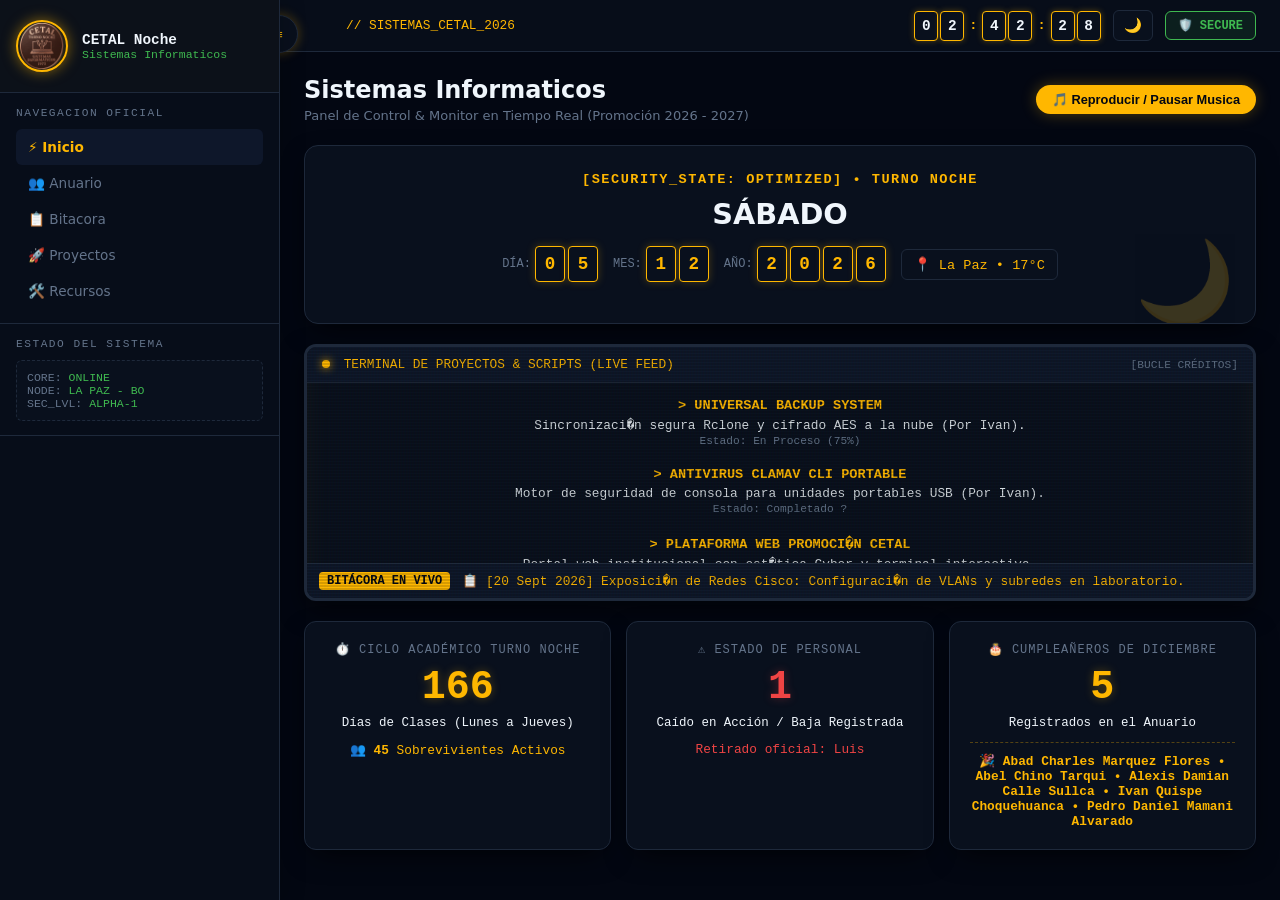
<file: index.html>
<!DOCTYPE html>
<html lang="es" data-theme="dark">
<head>
  <meta charset="UTF-8">
  <meta name="viewport" content="width=device-width, initial-scale=1.0">
  <title>Inicio | Sistemas Informaticos CETAL</title>
  <style>
    :root {
      --bg-main: #030712;
      --bg-sidebar: #070d19;
      --card-bg: #09101d;
      --card-hover: #0e172a;
      --border-color: #1e293b;
      --primary: #00f2fe;
      --accent: #3fb950;
      --accent-gold: #ffb700;
      --accent-purple: #b537f2;
      --accent-orange: #ff7b00;
      --text-main: #f0f6fc;
      --text-muted: #64748b;
      --shadow: 0 10px 30px -10px rgba(0,0,0,0.9);
      --font-mono: 'Courier New', Courier, monospace;
      --font-sans: 'Segoe UI', system-ui, -apple-system, sans-serif;
    }

    [data-theme="light"] {
      --bg-main: #e2e8f0;
      --bg-sidebar: #cbd5e1;
      --card-bg: #f8fafc;
      --card-hover: #e2e8f0;
      --border-color: #94a3b8;
      --primary: #0284c7;
      --accent: #15803d;
      --accent-gold: #b45309;
      --accent-purple: #7e22ce;
      --accent-orange: #c2410c;
      --text-main: #0f172a;
      --text-muted: #334155;
      --shadow: 0 10px 25px -5px rgba(0,0,0,0.15);
    }

    * { box-sizing: border-box; margin: 0; padding: 0; transition: background-color 0.3s, color 0.3s; }
    body { background-color: var(--bg-main); color: var(--text-main); display: flex; height: 100vh; overflow: hidden; font-family: var(--font-sans); }

    aside {
      width: 280px; background-color: var(--bg-sidebar); border-right: 1px solid var(--border-color);
      display: flex; flex-direction: column; height: 100vh; overflow-y: auto; scrollbar-width: none;
      box-shadow: 5px 0 20px rgba(0,0,0,0.2); flex-shrink: 0; position: relative;
      transition: width 0.3s ease, transform 0.3s ease; z-index: 1001;
    }
    aside::-webkit-scrollbar { display: none; }
    aside.collapsed { width: 0px; transform: translateX(-280px); overflow: hidden; }

    /* Botón flotante idéntico al de las demás pestañas */
    .toggle-sidebar-btn {
      position: fixed; left: 260px; top: 15px; z-index: 1000;
      background: var(--card-bg); border: 1px solid var(--border-color); color: var(--accent-gold);
      width: 38px; height: 38px; border-radius: 50%; display: flex; align-items: center; justify-content: center;
      cursor: pointer; box-shadow: 0 0 12px rgba(255,183,0,0.3); transition: left 0.3s ease, transform 0.2s;
    }
    .toggle-sidebar-btn:hover { transform: scale(1.1); background: var(--card-hover); }
    body.menu-hidden .toggle-sidebar-btn { left: 15px; }

    .sidebar-user { padding: 20px 16px; border-bottom: 1px solid var(--border-color); background: rgba(255,183,0,0.02); display: flex; align-items: center; gap: 14px; }
    .user-avatar-img { width: 52px; height: 52px; object-fit: cover; border-radius: 50%; border: 2px solid var(--accent-gold); box-shadow: 0 0 14px rgba(255,183,0,0.5); background: rgba(255,183,0,0.1); flex-shrink: 0; }
    .user-info .name { font-size: 0.9rem; font-weight: bold; color: var(--text-main); font-family: var(--font-mono); }
    .user-info .role { font-size: 0.72rem; color: var(--accent); font-family: var(--font-mono); }

    .nav-group { padding: 14px 16px; border-bottom: 1px solid var(--border-color); }
    .nav-title { font-size: 0.7rem; color: var(--text-muted); text-transform: uppercase; letter-spacing: 1.5px; margin-bottom: 10px; font-family: var(--font-mono); }
    .nav-item { display: flex; align-items: center; gap: 12px; padding: 10px 12px; color: var(--text-muted); text-decoration: none; font-size: 0.85rem; border-radius: 6px; transition: all 0.2s; cursor: pointer; }
    .nav-item:hover { background-color: var(--card-hover); color: var(--text-main); }
    .nav-item.active { background-color: var(--card-hover); color: var(--text-main); font-weight: 600; }
    .nav-item.c-cyan.active { color: var(--primary); }
    .nav-item.c-green.active { color: var(--accent); }
    .nav-item.c-yellow.active { color: var(--accent-gold); }
    .nav-item.c-purple.active { color: var(--accent-purple); }
    .nav-item.c-orange.active { color: var(--accent-orange); }

    .cyber-node { background: var(--card-bg); border: 1px dashed var(--border-color); border-radius: 6px; padding: 10px; font-family: var(--font-mono); font-size: 0.72rem; color: var(--text-muted); margin-top: 6px; }
    .cyber-node span { color: var(--accent); }

    main { flex: 1; display: flex; flex-direction: column; height: 100vh; overflow-y: auto; }

    header-top {
      background-color: var(--bg-sidebar); border-bottom: 1px solid var(--border-color); padding: 10px 24px;
      display: flex; justify-content: space-between; align-items: center; width: 100%; box-sizing: border-box; flex-wrap: wrap; gap: 10px;
    }
    .topbar-left { font-family: var(--font-mono); font-size: 0.8rem; color: var(--accent-gold); margin-left: 42px; }
    .topbar-right-widgets { display: flex; align-items: center; gap: 12px; flex-wrap: wrap; }

    .flip-clock { display: flex; align-items: center; gap: 5px; font-family: var(--font-mono); }
    .flip-group { display: flex; align-items: center; gap: 2px; }
    .flip-card {
      background: var(--card-bg); border: 1px solid var(--accent-gold); border-radius: 4px; width: 24px; height: 30px;
      display: flex; align-items: center; justify-content: center; font-size: 0.9rem; font-weight: bold; color: var(--text-main);
      box-shadow: 0 0 6px rgba(255,183,0,0.3);
    }
    .flip-colon { color: var(--accent-gold); font-weight: bold; font-size: 0.85rem; }

    .theme-toggle-btn { background: var(--card-bg); border: 1px solid var(--border-color); color: var(--accent-gold); padding: 6px 10px; border-radius: 6px; cursor: pointer; font-size: 0.9rem; transition: 0.2s; }
    .theme-toggle-btn:hover { background: var(--card-hover); transform: scale(1.05); }
    .sync-badge { background: rgba(63,185,80,0.1); border: 1px solid var(--accent); color: var(--accent); padding: 6px 12px; border-radius: 6px; font-weight: bold; font-size: 0.75rem; font-family: var(--font-mono); display: inline-flex; align-items: center; gap: 6px; }

    .container { max-width: 1200px; margin: 0 auto; padding: 24px; width: 100%; box-sizing: border-box; }

    .music-btn {
      background: var(--accent-gold); color: #030712; border: none; padding: 7px 16px; font-weight: bold; border-radius: 20px;
      cursor: pointer; font-size: 0.8rem; transition: all 0.3s ease; display: inline-flex; align-items: center; gap: 6px; box-shadow: 0 0 15px rgba(255,183,0,0.3);
    }
    .music-btn:hover { opacity: 0.9; transform: scale(1.03); }

    .status-banner {
      background: var(--card-bg); border: 1px solid var(--border-color); border-radius: 14px; padding: 26px;
      margin-bottom: 20px; text-align: center; box-shadow: var(--shadow); position: relative; overflow: hidden;
    }
    
    @keyframes slowFloat {
      0%, 100% { transform: translateY(-50%) translateY(0); }
      50% { transform: translateY(-50%) translateY(-8px); }
    }
    .swiss-weather-bg {
      position: absolute; right: 20px; top: 50%; font-size: 5rem; opacity: 0.2; pointer-events: none;
      animation: slowFloat 6s ease-in-out infinite;
    }
    .banner-date-title { font-family: var(--font-sans); color: var(--text-main); font-size: 1.8rem; font-weight: 800; margin-top: 10px; }
    .center-flip-container { display: flex; align-items: center; justify-content: center; gap: 15px; margin: 15px 0; flex-wrap: wrap; }
    .flip-box-group { display: flex; align-items: center; gap: 3px; }
    .flip-card-sm { background: var(--card-bg); border: 1px solid var(--accent-gold); border-radius: 4px; width: 30px; height: 36px; display: flex; align-items: center; justify-content: center; font-size: 1.1rem; font-weight: bold; color: var(--accent-gold); font-family: var(--font-mono); box-shadow: 0 0 8px rgba(255,183,0,0.25); }
    .flip-label-sm { font-size: 0.75rem; color: var(--text-muted); font-family: var(--font-mono); text-transform: uppercase; margin-right: 4px; }
    .day-message { font-size: 0.9rem; margin-top: 10px; color: var(--accent-gold); font-weight: 600; font-style: italic; }

    .crt-monitor {
      background: var(--card-bg); border: 3px solid var(--border-color); border-radius: 12px;
      box-shadow: inset 0 0 30px rgba(255,183,0,0.05), 0 10px 25px rgba(0,0,0,0.5);
      position: relative; overflow: hidden; font-family: var(--font-mono); margin-bottom: 20px;
    }
    .crt-monitor::before {
      content: " "; display: block; position: absolute; top: 0; left: 0; bottom: 0; right: 0;
      background: linear-gradient(rgba(18, 16, 16, 0) 50%, rgba(0, 0, 0, 0.15) 50%), linear-gradient(90deg, rgba(255, 0, 0, 0.02), rgba(0, 255, 0, 0.01), rgba(0, 0, 255, 0.02));
      z-index: 10; background-size: 100% 3px, 3px 100%; pointer-events: none;
    }
    .crt-header {
      background: var(--card-hover); border-bottom: 1px solid var(--border-color); padding: 10px 15px;
      display: flex; justify-content: space-between; align-items: center; font-size: 0.8rem; color: var(--accent-gold);
    }
    .crt-led { width: 8px; height: 8px; background: var(--accent-gold); border-radius: 50%; box-shadow: 0 0 8px var(--accent-gold); display: inline-block; margin-right: 6px; }

    .crt-body-scroll { height: 180px; overflow: hidden; position: relative; padding: 15px; }
    .credits-container { position: absolute; width: 100%; left: 0; animation: starWarsScroll 22s linear infinite; }
    .crt-monitor:hover .credits-container { animation-play-state: paused; }

    @keyframes starWarsScroll {
      0% { transform: translateY(180px); opacity: 0; }
      10% { opacity: 1; }
      90% { opacity: 1; }
      100% { transform: translateY(-240px); opacity: 0; }
    }
    .credit-block { margin-bottom: 20px; text-align: center; }
    .credit-title { color: var(--accent-gold); font-size: 0.85rem; font-weight: bold; margin-bottom: 4px; text-transform: uppercase; }
    .credit-desc { color: var(--text-main); font-size: 0.80rem; opacity: 0.9; }
    .credit-time { color: var(--text-muted); font-size: 0.7rem; margin-top: 2px; }

    .tv-ticker {
      background: var(--card-hover); border-top: 1px solid var(--border-color); padding: 8px 12px;
      display: flex; align-items: center; overflow: hidden; white-space: nowrap; font-size: 0.8rem;
    }
    .ticker-label {
      background: var(--accent-gold); color: #030712; font-weight: bold; padding: 2px 8px;
      border-radius: 4px; margin-right: 12px; flex-shrink: 0; font-size: 0.75rem;
    }
    .ticker-content {
      display: inline-block;
      animation: tickerMoveRightToLeft 65s linear infinite;
      color: var(--accent-gold);
    }
    .tv-ticker:hover .ticker-content { animation-play-state: paused; }
    @keyframes tickerMoveRightToLeft {
      0% { transform: translateX(100vw); }
      100% { transform: translateX(-100%); }
    }
    .ticker-item { margin-right: 60px; display: inline-block; }

    .dashboard-grid { display: grid; grid-template-columns: repeat(auto-fit, minmax(280px, 1fr)); gap: 15px; margin-bottom: 20px; }
    .gauge-widget {
      background: var(--card-bg); border: 1px solid var(--border-color); border-radius: 12px; padding: 20px;
      text-align: center; font-family: var(--font-mono); box-shadow: var(--shadow);
      position: relative; overflow: hidden;
    }
    .gauge-label { font-size: 0.75rem; color: var(--text-muted); text-transform: uppercase; letter-spacing: 1px; margin-bottom: 8px; }
    .gauge-number {
      font-size: 2.5rem; font-weight: bold; color: var(--accent-gold); margin: 6px 0;
      text-shadow: 0 0 10px rgba(255,183,0,0.3);
    }
    .gauge-number.danger { color: #ef4444; text-shadow: 0 0 10px rgba(239,68,68,0.3); }
    .gauge-subtext { font-size: 0.78rem; color: var(--text-main); margin-top: 4px; }
    .birthday-names-box {
      margin-top: 12px; padding-top: 10px; border-top: 1px dashed rgba(255,183,0,0.3);
      font-size: 0.8rem; color: var(--accent-gold); font-weight: bold; display: none;
      animation: fadeIn 0.8s ease forwards;
    }
    @keyframes fadeIn {
      from { opacity: 0; transform: translateY(5px); }
      to { opacity: 1; transform: translateY(0); }
    }

    footer { text-align: center; padding: 20px; color: var(--text-muted); font-size: 11px; border-top: 1px solid var(--border-color); margin-top: 30px; background: var(--bg-sidebar); font-family: var(--font-mono); }
  </style>
</head>
<body>

  <button class="toggle-sidebar-btn" id="toggleMenuBtn" title="Ocultar / Mostrar Menú">≡</button>

  <aside id="sidebar">
    <div class="sidebar-user">
      <img src="assets/logo.png" alt="Logo CETAL" class="user-avatar-img">
      <div class="user-info">
        <div class="name">CETAL Noche</div>
        <div class="role">Sistemas Informaticos</div>
      </div>
    </div>
    
    <div class="nav-group">
      <div class="nav-title">Navegacion Oficial</div>
      <a href="index.html" class="nav-item c-yellow active">⚡ Inicio</a>
      <a href="anuario.html" class="nav-item c-green">👥 Anuario</a>
      <a href="actividades.html" class="nav-item c-yellow">📋 Bitacora</a>
      <a href="proyectos.html" class="nav-item c-purple">🚀 Proyectos</a>
      <a href="recursos.html" class="nav-item c-orange">🛠️ Recursos</a>
    </div>

    <div class="nav-group">
      <div class="nav-title">Estado del Sistema</div>
      <div class="cyber-node">
        <div>CORE: <span>ONLINE</span></div>
        <div>NODE: <span>LA PAZ - BO</span></div>
        <div>SEC_LVL: <span>ALPHA-1</span></div>
      </div>
    </div>
  </aside>

  <main>
    <header-top>
      <div class="topbar-left">
        <span>// SISTEMAS_CETAL_2026</span>
      </div>
      <div class="topbar-right-widgets">
        <div style="display: flex; align-items: center; gap: 8px;">
          <div class="flip-clock">
            <div class="flip-group"><div class="flip-card" id="f-h1">0</div><div class="flip-card" id="f-h2">0</div></div>
            <span class="flip-colon">:</span>
            <div class="flip-group"><div class="flip-card" id="f-m1">0</div><div class="flip-card" id="f-m2">0</div></div>
            <span class="flip-colon">:</span>
            <div class="flip-group"><div class="flip-card" id="f-s1">0</div><div class="flip-card" id="f-s2">0</div></div>
          </div>
        </div>
        <button class="theme-toggle-btn" id="themeToggleBtn" title="Cambiar Tema Día/Noche">🌙</button>
        <div class="sync-badge">🛡️ SECURE</div>
      </div>
    </header-top>

    <div class="container">
      
      <div style="display: flex; justify-content: space-between; align-items: center; margin-bottom: 22px; flex-wrap: wrap; gap: 15px;">
        <div>
          <h1 style="font-size: 24px; margin: 0 0 4px 0; color: var(--text-main); font-weight: 800;">Sistemas Informaticos</h1>
          <p style="font-size: 13px; color: var(--text-muted); margin: 0;">Panel de Control & Monitor en Tiempo Real (Promoción 2026 - 2027)</p>
        </div>
        <div>
          <button id="btn-toggle-music" class="music-btn">🎵 Reproducir / Pausar Musica</button>
          <audio id="bg-music" loop preload="auto">
            <source src="assets/audio.mp3" type="audio/mpeg">
          </audio>
        </div>
      </div>

      <!-- BANNER CENTRAL CON CLIMA Y DÍA -->
      <div class="status-banner">
        <div class="swiss-weather-bg" id="swiss-icon">☀️</div>
        <div style="font-family: var(--font-mono); color: var(--accent-gold); font-weight: bold; font-size: 0.85rem; letter-spacing: 1.5px;">
          [SECURITY_STATE: <span style="color: var(--accent-gold);">OPTIMIZED</span>] &bull; TURNO NOCHE
        </div>
        <div class="banner-date-title" id="center-day-name">CARGANDO...</div>
        <div class="center-flip-container">
          <div style="display: flex; align-items: center;">
            <span class="flip-label-sm">Día:</span>
            <div class="flip-box-group"><div class="flip-card-sm" id="cf-d1">0</div><div class="flip-card-sm" id="cf-d2">0</div></div>
          </div>
          <div style="display: flex; align-items: center;">
            <span class="flip-label-sm">Mes:</span>
            <div class="flip-box-group"><div class="flip-card-sm" id="cf-m1">0</div><div class="flip-card-sm" id="cf-m2">0</div></div>
          </div>
          <div style="display: flex; align-items: center;">
            <span class="flip-label-sm">Año:</span>
            <div class="flip-box-group"><div class="flip-card-sm" id="cf-y1">2</div><div class="flip-card-sm" id="cf-y2">0</div><div class="flip-card-sm" id="cf-y3">2</div><div class="flip-card-sm" id="cf-y4">6</div></div>
          </div>
          <div id="center-weather-info" style="font-family: var(--font-mono); font-size: 0.85rem; color: var(--accent-gold); background: var(--card-bg); border: 1px solid var(--border-color); padding: 6px 12px; border-radius: 6px;">
            📍 La Paz &bull; 17°C
          </div>
        </div>
        <div class="day-message" id="day-message"></div>
      </div>

      <!-- MONITOR CRT (Lee proyectos y bitácora de data.js) -->
      <div class="crt-monitor">
        <div class="crt-header">
          <div><span class="crt-led"></span> TERMINAL DE PROYECTOS & SCRIPTS (LIVE FEED)</div>
          <div style="font-size: 0.7rem; color: var(--text-muted);">[BUCLE CRÉDITOS]</div>
        </div>
        <div class="crt-body-scroll">
          <div class="credits-container" id="index-projects-box">
            <!-- Se llena dinámicamente desde data.js -->
          </div>
        </div>
        
        <!-- TICKER DE BITÁCORA -->
        <div class="tv-ticker">
          <div class="ticker-label">BITÁCORA EN VIVO</div>
          <div class="ticker-content" id="index-bitacora-box">
            <!-- Se llena dinámicamente desde data.js -->
          </div>
        </div>
      </div>

      <!-- WIDGETS TACÓMETRO (Sincronizados con data.js) -->
      <div class="dashboard-grid">
        <div class="gauge-widget">
          <div class="gauge-label">⏱️ Ciclo Académico Turno Noche</div>
          <div class="gauge-number" id="counter-days">0</div>
          <div class="gauge-subtext">Días de Clases (Lunes a Jueves)</div>
          <div style="margin-top: 12px; font-size: 0.8rem; color: var(--accent-gold);">
            👥 <strong id="survivors-num">35</strong> Sobrevivientes Activos
          </div>
        </div>

        <div class="gauge-widget">
          <div class="gauge-label">⚠️ Estado de Personal</div>
          <div class="gauge-number danger" id="counter-bajas">1</div>
          <div class="gauge-subtext">Caído en Acción / Baja Registrada</div>
          <div style="margin-top: 12px; font-size: 0.8rem; color: #ef4444;" id="casualty-box">
            Retirado oficial
          </div>
        </div>

        <div class="gauge-widget">
          <div class="gauge-label" id="month-label">🎂 Cumpleañeros del Mes</div>
          <div class="gauge-number gold" id="counter-bdays">0</div>
          <div class="gauge-subtext">Registrados en el Anuario</div>
          <div class="birthday-names-box" id="birthday-names-container">
            🎉 Cargando...
          </div>
        </div>
      </div>

    </div>

    <footer>
      <p>&copy; 2026 - 2027 Carrera de Sistemas Informaticos CETAL. [Secure Terminal v7.0]</p>
    </footer>
  </main>

  <!-- ARCHIVO CENTRALIZADO DE DATOS -->
  <script src="data.js"></script>

  <script>
    const sidebar = document.getElementById('sidebar');
    const toggleMenuBtn = document.getElementById('toggleMenuBtn');

    function calculateBusinessDays(startDateStr) {
      let startDate = new Date(startDateStr);
      let today = new Date();
      let count = 0;
      let curDate = new Date(startDate.getTime());
      while (curDate <= today) {
        let dayOfWeek = curDate.getDay();
        if (dayOfWeek >= 1 && dayOfWeek <= 4) count++;
        curDate.setDate(curDate.getDate() + 1);
      }
      return count;
    }

    window.addEventListener('DOMContentLoaded', () => {
      // En celulares: Mostrar la barra abierta al cargar por 2 segundos para que se vea, y luego ocultarla suavemente
      if (window.innerWidth <= 768) {
        setTimeout(() => {
          sidebar.classList.add('collapsed');
          document.body.classList.add('menu-hidden');
        }, 2000);
      }

      // 1. Proyectos en Terminal CRT
      const projBox = document.getElementById('index-projects-box');
      if(projBox && CETAL_DB.projects) {
        projBox.innerHTML = CETAL_DB.projects.map(p => `
          <div class="credit-block">
            <div class="credit-title">&gt; ${p.title}</div>
            <div class="credit-desc">${p.description}</div>
            <div class="credit-time">Estado: ${p.status}</div>
          </div>
        `).join('');
      }

      // 2. Bitácora en Ticker Lento
      const bitBox = document.getElementById('index-bitacora-box');
      if(bitBox && CETAL_DB.bitacora) {
        bitBox.innerHTML = CETAL_DB.bitacora.map(b => `
          <span class="ticker-item">📋 [${b.date}] ${b.title}: ${b.desc}</span>
        `).join('');
      }

      // 3. Tacómetros y Días Hábiles
      const totalDays = calculateBusinessDays(CETAL_DB.config.startDate);
      document.getElementById('counter-days').innerText = totalDays;
      document.getElementById('survivors-num').innerText = CETAL_DB.config.totalSurvivors;
      
      if(CETAL_DB.config.casualties.length > 0) {
        document.getElementById('casualty-box').innerText = `Retirado oficial: ${CETAL_DB.config.casualties[0].name}`;
      }

      // 4. Cumpleañeros del mes actual
      const now = new Date();
      const currentMonth = now.getMonth() + 1;
      const monthNames = ["Enero", "Febrero", "Marzo", "Abril", "Mayo", "Junio", "Julio", "Agosto", "Septiembre", "Octubre", "Noviembre", "Diciembre"];
      
      document.getElementById('month-label').innerText = `🎂 Cumpleañeros de ${monthNames[currentMonth - 1]}`;

      let activeBdays = [];
      if (CETAL_DB.students) {
        activeBdays = CETAL_DB.students.filter(s => {
          if (!s.bday) return false;
          const bMonth = parseInt(s.bday.split('-')[1], 10);
          return bMonth === currentMonth && s.status !== 'combat';
        });
      }

      const targetBdays = activeBdays.length;
      document.getElementById('counter-bdays').innerText = targetBdays;

      const namesBox = document.getElementById('birthday-names-container');
      if(targetBdays > 0) {
        const names = activeBdays.map(b => b.name);
        namesBox.innerHTML = "🎉 " + names.join(" &bull; ");
        namesBox.style.display = 'block';
      } else {
        namesBox.innerHTML = "💤 Sin cumpleañeros este mes.";
        namesBox.style.display = 'block';
      }
    });

    toggleMenuBtn.addEventListener('click', () => {
      sidebar.classList.toggle('collapsed');
      document.body.classList.toggle('menu-hidden');
    });

    document.querySelectorAll('.nav-item').forEach(item => {
      item.addEventListener('click', () => {
        if (window.innerWidth <= 768) {
          sidebar.classList.add('collapsed');
          document.body.classList.add('menu-hidden');
        }
      });
    });

    const themeBtn = document.getElementById('themeToggleBtn');
    themeBtn.addEventListener('click', () => {
      const html = document.documentElement;
      if(html.getAttribute('data-theme') === 'dark') {
        html.setAttribute('data-theme', 'light'); themeBtn.textContent = '☀️';
      } else {
        html.setAttribute('data-theme', 'dark'); themeBtn.textContent = '🌙';
      }
    });

    function updateClock() {
      const now = new Date();
      
      // Reloj superior
      document.getElementById('f-h1').innerText = String(now.getHours()).padStart(2,'0')[0];
      document.getElementById('f-h2').innerText = String(now.getHours()).padStart(2,'0')[1];
      document.getElementById('f-m1').innerText = String(now.getMinutes()).padStart(2,'0')[0];
      document.getElementById('f-m2').innerText = String(now.getMinutes()).padStart(2,'0')[1];
      document.getElementById('f-s1').innerText = String(now.getSeconds()).padStart(2,'0')[0];
      document.getElementById('f-s2').innerText = String(now.getSeconds()).padStart(2,'0')[1];
      
      // Día de la semana en el banner
      document.getElementById('center-day-name').innerText = now.toLocaleDateString('es-ES', { weekday: 'long' }).toUpperCase();

      // Rellenar fecha actual (Día y Mes en formato de 2 dígitos)
      const dayStr = String(now.getDate()).padStart(2, '0');
      document.getElementById('cf-d1').innerText = dayStr[0];
      document.getElementById('cf-d2').innerText = dayStr[1];

      const monthStr = String(now.getMonth() + 1).padStart(2, '0');
      document.getElementById('cf-m1').innerText = monthStr[0];
      document.getElementById('cf-m2').innerText = monthStr[1];

      // Icono de sol/luna según la hora
      const hour = now.getHours();
      const swissIcon = document.getElementById('swiss-icon');
      if (hour >= 6 && hour < 18) {
        swissIcon.innerText = '☀️';
      } else {
        swissIcon.innerText = '🌙';
      }
    }
    
    setInterval(updateClock, 1000); 
    updateClock();
  </script>
</body>
</html>
</file>
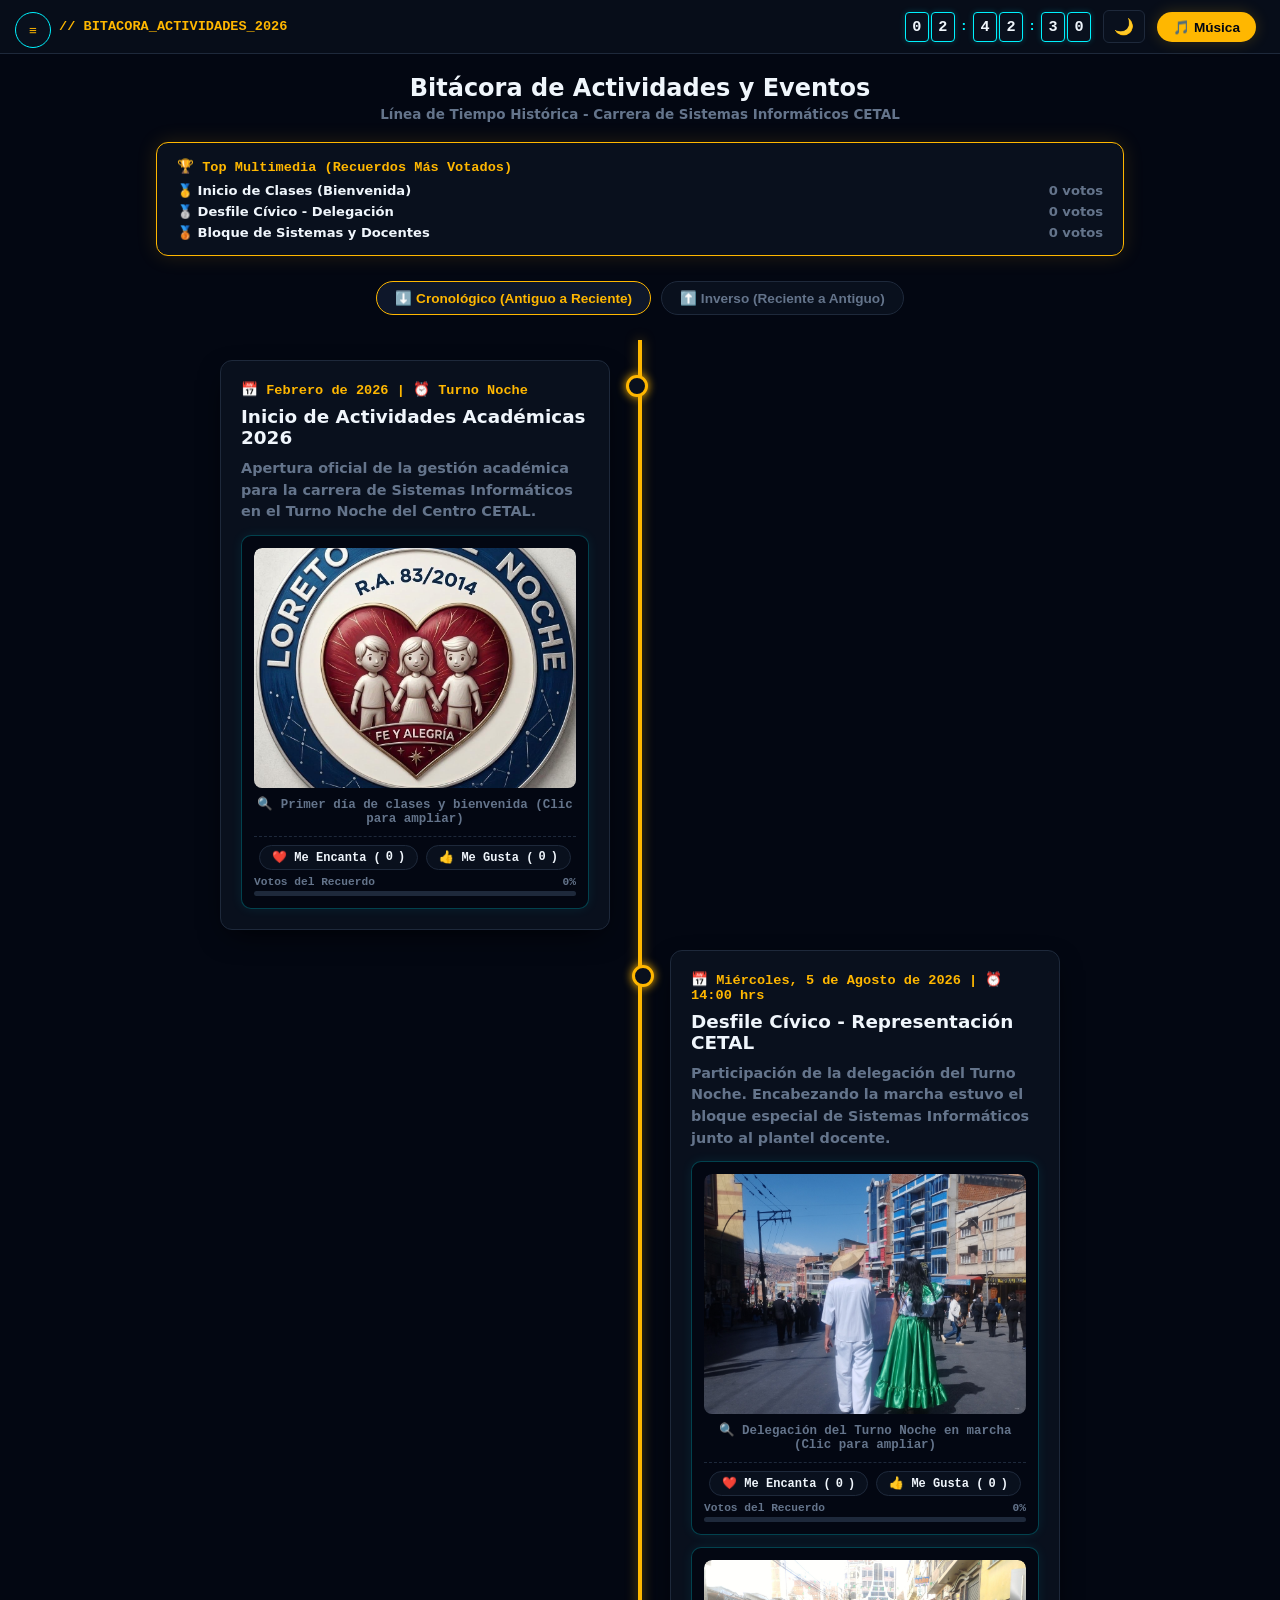
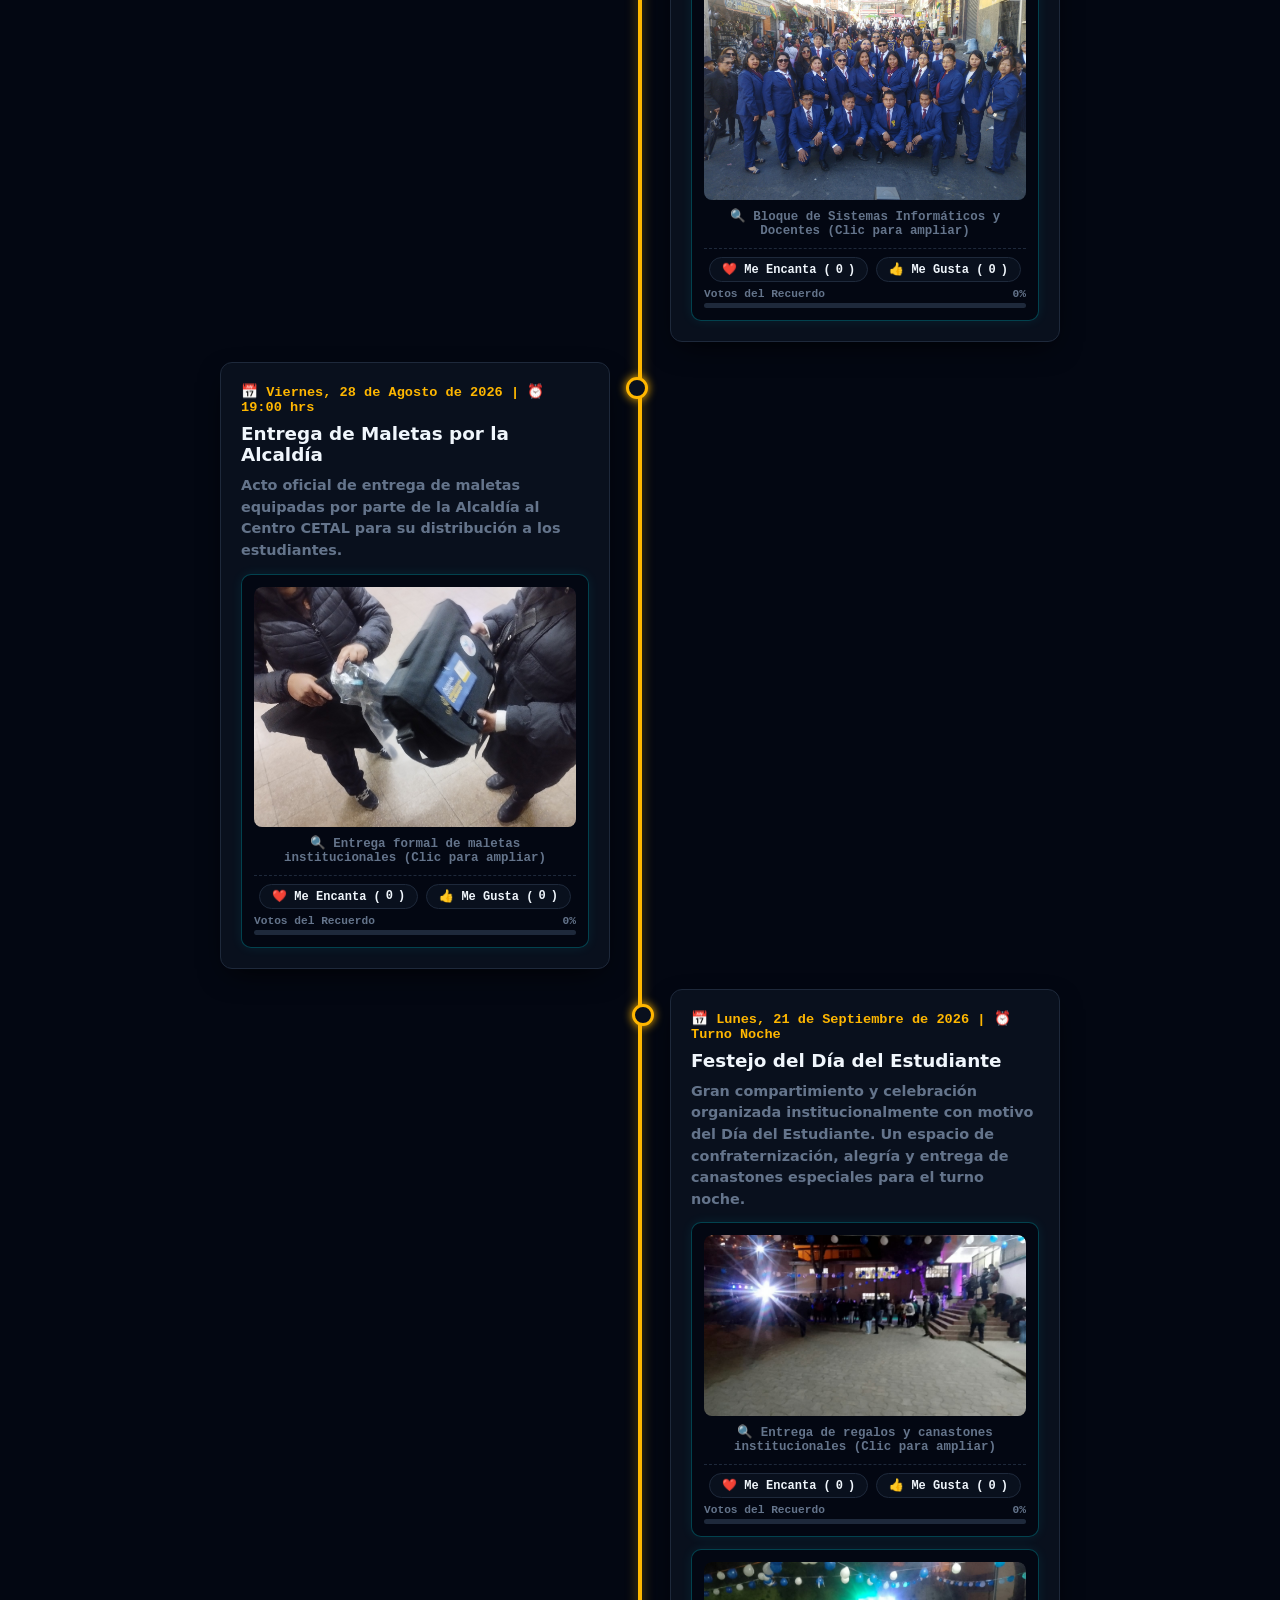
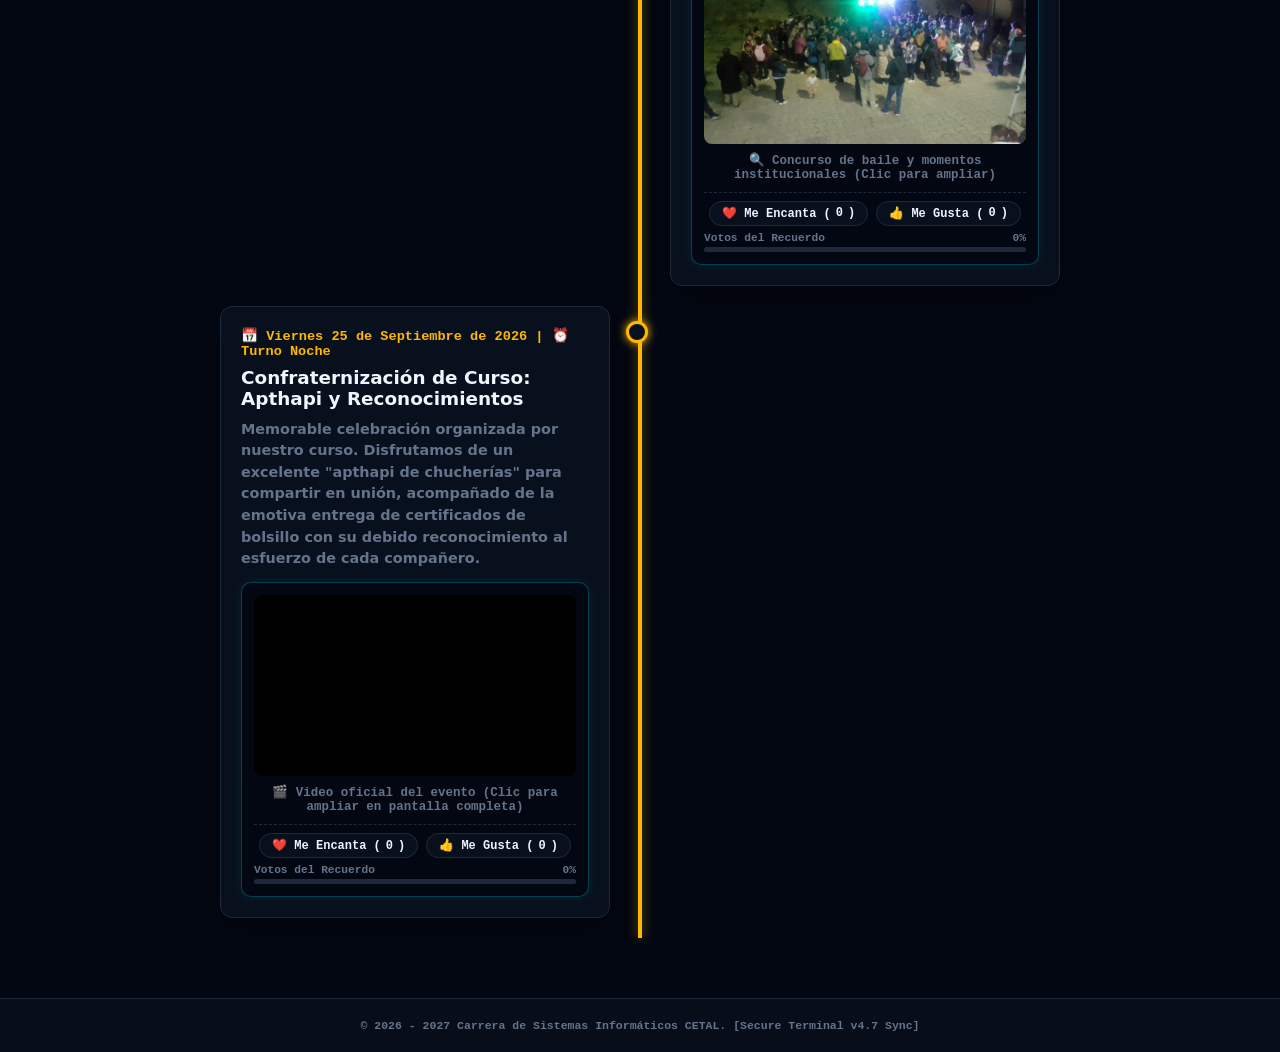
<file: actividades.html>
<!DOCTYPE html>
<html lang="es" data-theme="dark">
<head>
  <meta charset="UTF-8">
  <meta name="viewport" content="width=device-width, initial-scale=1.0, maximum-scale=1.0, user-scalable=no">
  <title>Bitácora de Actividades | Sistemas CETAL</title>
  <style>
    :root {
      --bg-main: #030712;
      --bg-sidebar: #070d19;
      --card-bg: #09101d;
      --card-hover: #0e172a;
      --border-color: #1e293b;
      --primary: #00f2fe;
      --accent: #3fb950;
      --accent-gold: #ffb700;
      --accent-purple: #b537f2;
      --accent-orange: #ff7b00;
      --text-main: #f0f6fc;
      --text-muted: #64748b;
      --shadow: 0 10px 30px -10px rgba(0,0,0,0.9);
      --font-mono: 'Courier New', Courier, monospace;
      --font-sans: 'Segoe UI', system-ui, -apple-system, sans-serif;
    }

    [data-theme="light"] {
      --bg-main: #cbd5e1;
      --bg-sidebar: #94a3b8;
      --card-bg: #f1f5f9;
      --card-hover: #ffffff;
      --border-color: #64748b;
      --primary: #0284c7;
      --accent: #15803d;
      --accent-gold: #b45309;
      --accent-purple: #7e22ce;
      --accent-orange: #c2410c;
      --text-main: #0f172a;
      --text-muted: #334155;
      --shadow: 0 10px 25px -5px rgba(0,0,0,0.2);
    }

    * { box-sizing: border-box; margin: 0; padding: 0; }
    
    html, body { 
      background-color: var(--bg-main); 
      color: var(--text-main); 
      font-family: var(--font-sans);
      min-height: 100vh;
      width: 100%;
      overflow-x: hidden;
    }

    body { display: flex; flex-direction: column; }

    /* ASIDE BARRA LATERAL CON TRANSICIÓN SUAVE HACIA LA IZQUIERDA */
    aside {
      width: 280px; background-color: var(--bg-sidebar); border-right: 1px solid var(--border-color);
      display: flex; flex-direction: column; height: 100vh; position: fixed; top: 0; left: 0;
      overflow-y: auto; scrollbar-width: none; box-shadow: 5px 0 20px rgba(0,0,0,0.15); 
      transform: translateX(0);
      transition: transform 0.4s cubic-bezier(0.4, 0, 0.2, 1), box-shadow 0.4s ease; 
      z-index: 1001;
    }
    aside::-webkit-scrollbar { display: none; }
    aside.collapsed { transform: translateX(-280px); box-shadow: none; }

    @keyframes pulseGlow {
      0% { box-shadow: 0 0 0 0 rgba(0, 242, 254, 0.6); transform: scale(1); }
      50% { box-shadow: 0 0 0 10px rgba(0, 242, 254, 0); transform: scale(1.08); }
      100% { box-shadow: 0 0 0 0 rgba(0, 242, 254, 0); transform: scale(1); }
    }

    .toggle-sidebar-btn {
      position: fixed; left: 250px; top: 12px; z-index: 1005;
      background: var(--card-bg); border: 1px solid var(--primary); color: var(--accent-gold);
      width: 36px; height: 36px; border-radius: 50%; display: flex; align-items: center; justify-content: center;
      cursor: pointer; animation: pulseGlow 2s infinite ease-in-out; transition: left 0.4s cubic-bezier(0.4, 0, 0.2, 1), transform 0.2s;
    }
    .toggle-sidebar-btn:hover { transform: scale(1.15); background: var(--card-hover); }
    body.menu-hidden .toggle-sidebar-btn { left: 15px; }

    .sidebar-user { padding: 20px 16px; border-bottom: 1px solid var(--border-color); background: rgba(255,183,0,0.02); display: flex; align-items: center; gap: 14px; }
    .user-avatar-img {
      width: 52px; height: 52px; object-fit: cover; border-radius: 50%;
      border: 2px solid var(--accent-gold); box-shadow: 0 0 14px rgba(255,183,0,0.3);
      background: rgba(255,183,0,0.1); flex-shrink: 0;
    }
    .user-info .name { font-size: 0.9rem; font-weight: bold; color: var(--text-main); font-family: var(--font-mono); }
    .user-info .role { font-size: 0.72rem; color: var(--accent); font-family: var(--font-mono); }

    .nav-group { padding: 14px 16px; border-bottom: 1px solid rgba(30,41,59,0.15); }
    .nav-title { font-size: 0.7rem; color: var(--text-muted); text-transform: uppercase; letter-spacing: 1.5px; margin-bottom: 10px; font-family: var(--font-mono); font-weight: 700; }
    
    .nav-item {
      display: flex; align-items: center; gap: 12px; padding: 10px 12px; color: var(--text-muted);
      text-decoration: none; font-size: 0.85rem; border-radius: 6px; transition: all 0.2s; cursor: pointer; font-weight: 600;
    }
    .nav-item:hover { background-color: var(--card-hover); color: var(--text-main); }
    .nav-item.active { background-color: var(--card-hover); color: var(--text-main); font-weight: 700; }
    .nav-item.c-cyan.active { color: var(--primary); }
    .nav-item.c-green.active { color: var(--accent); }
    .nav-item.c-yellow.active { color: var(--accent-gold); }
    .nav-item.c-purple.active { color: var(--accent-purple); }
    .nav-item.c-orange.active { color: var(--accent-orange); }

    .cyber-node { background: var(--card-bg); border: 1px dashed var(--border-color); border-radius: 6px; padding: 10px; font-family: var(--font-mono); font-size: 0.75rem; color: var(--text-muted); margin-top: 6px; font-weight: 600; }
    .cyber-node span { color: var(--accent); }

    /* MAIN CONTENT */
    main { 
      margin-left: 280px; flex: 1; display: flex; flex-direction: column; width: calc(100% - 280px);
      transition: margin-left 0.4s cubic-bezier(0.4, 0, 0.2, 1), width 0.4s cubic-bezier(0.4, 0, 0.2, 1);
    }
    body.menu-hidden main { margin-left: 0; width: 100%; }

    header-top {
      background-color: var(--bg-sidebar); border-bottom: 1px solid var(--border-color); padding: 10px 24px;
      display: flex; justify-content: space-between; align-items: center; width: 100%; box-sizing: border-box; flex-wrap: wrap; gap: 10px;
    }
    .topbar-left { font-family: var(--font-mono); font-size: 0.85rem; font-weight: 700; color: var(--accent-gold); margin-left: 35px; }
    .topbar-right-widgets { display: flex; align-items: center; gap: 12px; flex-wrap: wrap; }

    .flip-clock { display: flex; align-items: center; gap: 5px; font-family: var(--font-mono); }
    .flip-group { display: flex; align-items: center; gap: 2px; }
    .flip-card {
      background: var(--card-bg); border: 1px solid var(--primary); border-radius: 4px; width: 24px; height: 30px;
      display: flex; align-items: center; justify-content: center; font-size: 0.95rem; font-weight: 800; color: var(--text-main);
      box-shadow: 0 0 6px rgba(0,242,254,0.2);
    }
    .flip-colon { color: var(--primary); font-weight: bold; font-size: 0.85rem; }

    .theme-toggle-btn {
      background: var(--card-bg); border: 1px solid var(--border-color); color: var(--accent-gold);
      padding: 6px 10px; border-radius: 6px; cursor: pointer; font-size: 1rem; transition: 0.2s; font-weight: bold;
    }
    .theme-toggle-btn:hover { background: var(--card-hover); transform: scale(1.05); }

    .music-btn {
      background: var(--accent-gold); color: #030712; border: none; padding: 7px 16px; font-weight: 800; border-radius: 20px;
      cursor: pointer; font-size: 0.85rem; transition: all 0.3s ease; display: inline-flex; align-items: center; gap: 6px;
      box-shadow: 0 0 15px rgba(255,183,0,0.2);
    }
    .music-btn:hover { opacity: 0.9; transform: scale(1.03); }

    .container { max-width: 1000px; margin: 0 auto; padding: 20px 16px; width: 100%; box-sizing: border-box; flex: 1; }

    .ranking-banner {
      background: var(--card-bg); border: 1px solid var(--accent-gold); border-radius: 12px;
      padding: 15px 20px; margin-bottom: 25px; box-shadow: 0 0 20px rgba(255,183,0,0.15);
    }
    .ranking-title { font-family: var(--font-mono); font-size: 0.85rem; color: var(--accent-gold); font-weight: 800; margin-bottom: 8px; display: flex; align-items: center; gap: 6px; }
    .ranking-list { display: flex; flex-direction: column; gap: 6px; }
    .ranking-item { display: flex; justify-content: space-between; align-items: center; font-size: 0.82rem; font-weight: 700; color: var(--text-muted); }
    .ranking-item span strong { color: var(--text-main); }

    .filter-container {
      text-align: center; margin: 15px 0 25px 0; display: flex; justify-content: center; gap: 10px; flex-wrap: wrap;
    }
    .filter-btn {
      background: var(--card-bg); color: var(--text-muted); border: 1px solid var(--border-color);
      padding: 8px 18px; border-radius: 20px; font-size: 0.85rem; font-weight: 700; cursor: pointer; transition: all 0.2s;
    }
    .filter-btn.active, .filter-btn:hover { background: var(--card-hover); color: var(--accent-gold); border-color: var(--accent-gold); }

    .timeline-wrapper {
      position: relative; max-width: 900px; margin: 0 auto; padding: 10px 0; display: flex; flex-direction: column;
    }
    .timeline-wrapper::after {
      content: ''; position: absolute; width: 4px; background: var(--accent-gold);
      box-shadow: 0 0 12px rgba(255,183,0,0.5); top: 0; bottom: 0; left: 50%; margin-left: -2px;
    }

    .timeline-item { padding: 10px 30px; position: relative; background-color: inherit; width: 50%; box-sizing: border-box; }
    .timeline-item::after {
      content: ''; position: absolute; width: 16px; height: 16px; right: -8px; background-color: var(--card-bg);
      border: 3px solid var(--accent-gold); top: 25px; border-radius: 50%; z-index: 1; box-shadow: 0 0 10px var(--accent-gold);
    }

    .left { left: 0; }
    .right { left: 50%; }
    .right::after { left: -8px; }

    .timeline-content {
      padding: 20px; background: var(--card-bg); position: relative; border-radius: 12px;
      border: 1px solid var(--border-color); box-shadow: var(--shadow);
    }

    .event-date { color: var(--accent-gold); font-weight: 800; font-size: 0.85rem; margin-bottom: 8px; font-family: var(--font-mono); }
    .event-title { color: var(--text-main); margin-bottom: 10px; font-size: 1.15rem; font-weight: 800; }
    .event-description { color: var(--text-muted); font-size: 0.9rem; line-height: 1.5; margin-bottom: 12px; font-weight: 600; }

    /* TARJETAS MULTIMEDIA PERFECTAMENTE CENTRADAS Y ADAPTADAS */
    .photo-card {
      background: var(--bg-main); 
      border: 1px solid rgba(0, 242, 254, 0.25); 
      border-radius: 10px; 
      padding: 12px; 
      text-align: center; 
      margin: 12px auto 0 auto;
      max-width: 520px;
      width: 100%;
      position: relative; 
      overflow: hidden;
      box-shadow: 0 0 12px rgba(0, 242, 254, 0.08);
      transition: all 0.3s ease;
    }
    .photo-card:hover {
      border-color: var(--primary);
      box-shadow: 0 0 18px rgba(0, 242, 254, 0.25);
    }
    .media-inner {
      cursor: pointer;
      border-radius: 8px;
      overflow: hidden;
      width: 100%;
      display: flex;
      flex-direction: column;
      align-items: center;
      justify-content: center;
    }
    .photo-card img, .photo-card video { 
      width: 100%; height: auto; max-height: 240px; object-fit: cover; border-radius: 8px; 
      transition: transform 0.3s ease;
    }
    .photo-card img:hover, .photo-card video:hover { transform: scale(1.02); }
    .photo-caption { font-size: 0.78rem; color: var(--text-muted); display: block; margin-top: 8px; font-family: var(--font-mono); font-weight: 700; text-align: center; }

    /* CONTENEDOR DE VIDEO RESPONSIVO Y CENTRADO */
    .video-container-wrapper {
      position: relative; 
      width: 100%; 
      height: 0; 
      padding-bottom: 56.25%; 
      border-radius: 8px; 
      overflow: hidden;
      background: #000;
      cursor: pointer;
    }
    .video-container-wrapper iframe {
      position: absolute; 
      top: 0; 
      left: 0; 
      width: 100%; 
      height: 100%; 
      border: none;
      pointer-events: none; /* Permite capturar el clic para abrir el modal correctamente sin bloquearse con el iframe */
    }

    /* PANEL DE REACCIONES INDEPENDIENTE */
    .reaction-panel {
      margin-top: 10px; padding-top: 8px; border-top: 1px dashed var(--border-color);
      display: flex; flex-direction: column; gap: 6px;
    }
    .reaction-buttons {
      display: flex; gap: 8px; align-items: center; justify-content: center;
    }
    .react-btn {
      background: var(--card-bg); border: 1px solid var(--border-color); border-radius: 20px;
      padding: 4px 12px; font-size: 0.75rem; font-weight: 700; cursor: pointer; display: inline-flex; align-items: center; gap: 5px;
      transition: all 0.2s; color: var(--text-main); font-family: var(--font-mono);
    }
    .react-btn:hover { transform: scale(1.05); background: var(--card-hover); }
    .react-btn.heart:hover, .react-btn.heart.voted { border-color: #ff3366; color: #ff3366; background: rgba(255,51,102,0.1); }
    .react-btn.like:hover, .react-btn.like.voted { border-color: var(--primary); color: var(--primary); background: rgba(0,242,254,0.1); }

    .score-container {
      display: flex; flex-direction: column; gap: 3px; font-size: 0.7rem; font-family: var(--font-mono); color: var(--text-muted);
    }
    .score-bar-bg {
      width: 100%; height: 5px; background: var(--border-color); border-radius: 3px; overflow: hidden; position: relative;
    }
    .score-bar-fill {
      height: 100%; background: linear-gradient(90deg, var(--primary), var(--accent-gold)); width: 0%; transition: width 0.4s ease;
    }
    .score-info-row { display: flex; justify-content: space-between; font-weight: 700; }

    /* LIGHTBOX / MODAL PANTALLA COMPLETA */
    .lightbox-modal {
      display: none; position: fixed; z-index: 99999; top: 0; left: 0; width: 100%; height: 100%;
      background-color: rgba(3, 7, 18, 0.96); align-items: center; justify-content: center; padding: 15px;
    }
    .lightbox-modal.active { display: flex; }
    .lightbox-content {
      max-width: 96%; max-height: 92vh; border-radius: 10px; object-fit: contain;
      border: 2px solid var(--primary); box-shadow: 0 0 40px rgba(0,242,254,0.4);
    }
    /* Contenedor especial para reproducir el video grande dentro del modal */
    .lightbox-video-container {
      width: 100%; max-width: 850px; height: 0; padding-bottom: 56.25%; position: relative; border-radius: 10px; overflow: hidden; border: 2px solid var(--primary); box-shadow: 0 0 40px rgba(0,242,254,0.4);
    }
    .lightbox-video-container iframe {
      position: absolute; top: 0; left: 0; width: 100%; height: 100%; border: none;
    }
    .lightbox-close {
      position: absolute; top: 15px; right: 20px; color: var(--accent-gold); font-size: 2.5rem;
      font-weight: bold; cursor: pointer; background: none; border: none; font-family: var(--font-mono);
      z-index: 100000;
    }

    @media screen and (max-width: 768px) {
      .timeline-wrapper::after { left: 20px; }
      .timeline-item { width: 100%; padding-left: 45px; padding-right: 10px; }
      .timeline-item::after { left: 12px; }
      .right { left: 0%; }
      .container { padding: 12px 8px; }
    }

    footer {
      text-align: center; padding: 20px; color: var(--text-muted); font-size: 11.5px; font-weight: 700;
      border-top: 1px solid var(--border-color); margin-top: 40px; background: var(--bg-sidebar); font-family: var(--font-mono);
      width: 100%;
    }
  </style>
</head>
<body class="menu-hidden">

  <button class="toggle-sidebar-btn" id="toggleMenuBtn" title="Ocultar / Mostrar Menú">≡</button>

  <aside id="sidebar" class="collapsed">
    <div class="sidebar-user">
      <img src="assets/logo.png" alt="Logo CETAL" class="user-avatar-img">
      <div class="user-info">
        <div class="name">CETAL Noche</div>
        <div class="role">Sistemas Informáticos</div>
      </div>
    </div>
    
    <div class="nav-group">
      <div class="nav-title">Navegación Oficial</div>
      <a href="index.html" class="nav-item c-cyan">⚡ Inicio</a>
      <a href="anuario.html" class="nav-item c-green">👥 Anuario</a>
      <a href="actividades_6.html" class="nav-item c-yellow active">📋 Bitácora</a>
      <a href="proyectos.html" class="nav-item c-purple">🚀 Proyectos</a>
      <a href="recursos.html" class="nav-item c-orange">🛠️ Recursos</a>
    </div>

    <div class="nav-group">
      <div class="nav-title">Estado del Sistema</div>
      <div class="cyber-node">
        <div>CORE: <span>ONLINE</span></div>
        <div>NODE: <span>LA PAZ - BO</span></div>
        <div>SEC_LVL: <span>ALPHA-1</span></div>
      </div>
    </div>
  </aside>

  <main>
    <header-top>
      <div class="topbar-left">
        <span>// BITACORA_ACTIVIDADES_2026</span>
      </div>
      <div class="topbar-right-widgets">
        <div class="flip-clock">
          <div class="flip-group"><div class="flip-card" id="f-h1">0</div><div class="flip-card" id="f-h2">0</div></div>
          <span class="flip-colon">:</span>
          <div class="flip-group"><div class="flip-card" id="f-m1">0</div><div class="flip-card" id="f-m2">0</div></div>
          <span class="flip-colon">:</span>
          <div class="flip-group"><div class="flip-card" id="f-s1">0</div><div class="flip-card" id="f-s2">0</div></div>
        </div>

        <button class="theme-toggle-btn" id="themeToggleBtn" title="Cambiar Tema Diurno / Nocturno">🌙</button>
        <button id="btn-toggle-music" class="music-btn">🎵 Música</button>
        <audio id="bg-music" loop preload="auto"><source src="assets/audio.mp3" type="audio/mpeg"></audio>
      </div>
    </header-top>

    <div class="container">
      
      <div style="margin-bottom: 20px; text-align: center;">
        <h1 style="font-size: 24px; margin: 0 0 4px 0; color: var(--text-main); font-weight: 800;">Bitácora de Actividades y Eventos</h1>
        <p style="font-size: 13.5px; color: var(--text-muted); margin: 0; font-weight: 700;">Línea de Tiempo Histórica - Carrera de Sistemas Informáticos CETAL</p>
      </div>

      <!-- BANNER / WIDGET DE LAS FOTOS / RECUERDOS MÁS POPULARES -->
      <div class="ranking-banner">
        <div class="ranking-title">🏆 Top Multimedia (Recuerdos Más Votados)</div>
        <div class="ranking-list" id="ranking-list-content">
          <!-- Dinámico por JS -->
        </div>
      </div>

      <div class="filter-container">
        <button class="filter-btn active" id="btn-asc" onclick="sortTimeline('asc')">⬇️ Cronológico (Antiguo a Reciente)</button>
        <button class="filter-btn" id="btn-desc" onclick="sortTimeline('desc')">⬆️ Inverso (Reciente a Antiguo)</button>
      </div>

      <div class="timeline-wrapper" id="timeline-wrapper">

        <!-- 1. EVENTO: Febrero 2026 -->
        <div class="timeline-item left" data-date="2026-02-18">
          <div class="timeline-content">
            <div class="event-date">📅 Febrero de 2026 | ⏰ Turno Noche</div>
            <h3 class="event-title">Inicio de Actividades Académicas 2026</h3>
            <p class="event-description">
              Apertura oficial de la gestión académica para la carrera de Sistemas Informáticos en el Turno Noche del Centro CETAL.
            </p>
            
            <div class="photo-card">
              <div class="media-inner" onclick="openLightbox('assets/bitacora/2026-02-inicio_clases.jpg', 'image')">
                <img src="assets/bitacora/2026-02-inicio_clases.jpg" alt="Inicio de Clases CETAL 2026" onerror="this.src='https://api.dicebear.com/7.x/bottts/svg?seed=InicioClases2026'">
                <span class="photo-caption">🔍 Primer día de clases y bienvenida (Clic para ampliar)</span>
              </div>
              <div class="reaction-panel" data-media-id="med-1" data-title="Inicio de Clases (Bienvenida)">
                <div class="reaction-buttons">
                  <button class="reaction-btn react-btn heart" onclick="reactMedia('med-1', 'heart')">❤️ Me Encanta (<span class="count-heart">0</span>)</button>
                  <button class="reaction-btn react-btn like" onclick="reactMedia('med-1', 'like')">👍 Me Gusta (<span class="count-like">0</span>)</button>
                </div>
                <div class="score-container">
                  <div class="score-info-row">
                    <span>Votos del Recuerdo</span>
                    <span class="score-pct">0%</span>
                  </div>
                  <div class="score-bar-bg"><div class="score-bar-fill"></div></div>
                </div>
              </div>
            </div>

          </div>
        </div>

        <!-- 2. EVENTO: 5 de Agosto de 2026 -->
        <div class="timeline-item right" data-date="2026-08-05">
          <div class="timeline-content">
            <div class="event-date">📅 Miércoles, 5 de Agosto de 2026 | ⏰ 14:00 hrs</div>
            <h3 class="event-title">Desfile Cívico - Representación CETAL</h3>
            <p class="event-description">
              Participación de la delegación del Turno Noche. Encabezando la marcha estuvo el bloque especial de Sistemas Informáticos junto al plantel docente.
            </p>
            
            <div class="photo-card">
              <div class="media-inner" onclick="openLightbox('assets/bitacora/2026-08-desfile-01.jpg', 'image')">
                <img src="assets/bitacora/2026-08-desfile-01.jpg" alt="Desfile General CETAL" onerror="this.src='https://api.dicebear.com/7.x/bottts/svg?seed=DesfileCETAL'">
                <span class="photo-caption">🔍 Delegación del Turno Noche en marcha (Clic para ampliar)</span>
              </div>
              <div class="reaction-panel" data-media-id="med-2" data-title="Desfile Cívico - Delegación en Marcha">
                <div class="reaction-buttons">
                  <button class="reaction-btn react-btn heart" onclick="reactMedia('med-2', 'heart')">❤️ Me Encanta (<span class="count-heart">0</span>)</button>
                  <button class="reaction-btn react-btn like" onclick="reactMedia('med-2', 'like')">👍 Me Gusta (<span class="count-like">0</span>)</button>
                </div>
                <div class="score-container">
                  <div class="score-info-row">
                    <span>Votos del Recuerdo</span>
                    <span class="score-pct">0%</span>
                  </div>
                  <div class="score-bar-bg"><div class="score-bar-fill"></div></div>
                </div>
              </div>
            </div>

            <div class="photo-card">
              <div class="media-inner" onclick="openLightbox('assets/bitacora/2026-08-desfile-estudiantes.jpg', 'image')">
                <img src="assets/bitacora/2026-08-desfile-estudiantes.jpg" alt="Bloque Sistemas" onerror="this.src='https://api.dicebear.com/7.x/bottts/svg?seed=BloqueSistemas'">
                <span class="photo-caption">🔍 Bloque de Sistemas Informáticos y Docentes (Clic para ampliar)</span>
              </div>
              <div class="reaction-panel" data-media-id="med-3" data-title="Bloque de Sistemas Informáticos y Docentes">
                <div class="reaction-buttons">
                  <button class="reaction-btn react-btn heart" onclick="reactMedia('med-3', 'heart')">❤️ Me Encanta (<span class="count-heart">0</span>)</button>
                  <button class="reaction-btn react-btn like" onclick="reactMedia('med-3', 'like')">👍 Me Gusta (<span class="count-like">0</span>)</button>
                </div>
                <div class="score-container">
                  <div class="score-info-row">
                    <span>Votos del Recuerdo</span>
                    <span class="score-pct">0%</span>
                  </div>
                  <div class="score-bar-bg"><div class="score-bar-fill"></div></div>
                </div>
              </div>
            </div>

          </div>
        </div>

        <!-- 3. EVENTO: 28 de Agosto de 2026 -->
        <div class="timeline-item left" data-date="2026-08-28">
          <div class="timeline-content">
            <div class="event-date">📅 Viernes, 28 de Agosto de 2026 | ⏰ 19:00 hrs</div>
            <h3 class="event-title">Entrega de Maletas por la Alcaldía</h3>
            <p class="event-description">
              Acto oficial de entrega de maletas equipadas por parte de la Alcaldía al Centro CETAL para su distribución a los estudiantes.
            </p>
            
            <div class="photo-card">
              <div class="media-inner" onclick="openLightbox('assets/bitacora/2026-08-maletas-alcaldia.jpg', 'image')">
                <img src="assets/bitacora/2026-08-maletas-alcaldia.jpg" alt="Entrega de Maletas Alcaldia" onerror="this.src='https://api.dicebear.com/7.x/bottts/svg?seed=MaletasAlcaldia'">
                <span class="photo-caption">🔍 Entrega formal de maletas institucionales (Clic para ampliar)</span>
              </div>
              <div class="reaction-panel" data-media-id="med-4" data-title="Entrega de Maletas de la Alcaldía">
                <div class="reaction-buttons">
                  <button class="reaction-btn react-btn heart" onclick="reactMedia('med-4', 'heart')">❤️ Me Encanta (<span class="count-heart">0</span>)</button>
                  <button class="reaction-btn react-btn like" onclick="reactMedia('med-4', 'like')">👍 Me Gusta (<span class="count-like">0</span>)</button>
                </div>
                <div class="score-container">
                  <div class="score-info-row">
                    <span>Votos del Recuerdo</span>
                    <span class="score-pct">0%</span>
                  </div>
                  <div class="score-bar-bg"><div class="score-bar-fill"></div></div>
                </div>
              </div>
            </div>

          </div>
        </div>

        <!-- 4. EVENTO: Lunes 21 de Septiembre de 2026 -->
        <div class="timeline-item right" data-date="2026-09-21">
          <div class="timeline-content">
            <div class="event-date">📅 Lunes, 21 de Septiembre de 2026 | ⏰ Turno Noche</div>
            <h3 class="event-title">Festejo del Día del Estudiante</h3>
            <p class="event-description">
              Gran compartimiento y celebración organizada institucionalmente con motivo del Día del Estudiante. Un espacio de confraternización, alegría y entrega de canastones especiales para el turno noche.
            </p>
            
            <div class="photo-card">
              <div class="media-inner" onclick="openLightbox('assets/bitacora/2026-09-festejo-canastones.jpg', 'image')">
                <img src="assets/bitacora/2026-09-festejo-canastones.jpg" alt="Entrega de Canastones" onerror="this.src='https://api.dicebear.com/7.x/bottts/svg?seed=CanastonesCETAL'">
                <span class="photo-caption">🔍 Entrega de regalos y canastones institucionales (Clic para ampliar)</span>
              </div>
              <div class="reaction-panel" data-media-id="med-5" data-title="Entrega de Regalos y Canastones">
                <div class="reaction-buttons">
                  <button class="reaction-btn react-btn heart" onclick="reactMedia('med-5', 'heart')">❤️ Me Encanta (<span class="count-heart">0</span>)</button>
                  <button class="reaction-btn react-btn like" onclick="reactMedia('med-4', 'like')">👍 Me Gusta (<span class="count-like">0</span>)</button>
                </div>
                <div class="score-container">
                  <div class="score-info-row">
                    <span>Votos del Recuerdo</span>
                    <span class="score-pct">0%</span>
                  </div>
                  <div class="score-bar-bg"><div class="score-bar-fill"></div></div>
                </div>
              </div>
            </div>

            <div class="photo-card">
              <div class="media-inner" onclick="openLightbox('assets/bitacora/2026-09-festejo-baile.jpg', 'image')">
                <img src="assets/bitacora/2026-09-festejo-baile.jpg" alt="Concurso de Baile y Festejo" onerror="this.src='https://api.dicebear.com/7.x/bottts/svg?seed=BaileInstitucional21'">
                <span class="photo-caption">🔍 Concurso de baile y momentos institucionales (Clic para ampliar)</span>
              </div>
              <div class="reaction-panel" data-media-id="med-6" data-title="Concurso de Baile Institucional">
                <div class="reaction-buttons">
                  <button class="reaction-btn react-btn heart" onclick="reactMedia('med-6', 'heart')">❤️ Me Encanta (<span class="count-heart">0</span>)</button>
                  <button class="reaction-btn react-btn like" onclick="reactMedia('med-6', 'like')">👍 Me Gusta (<span class="count-like">0</span>)</button>
                </div>
                <div class="score-container">
                  <div class="score-info-row">
                    <span>Votos del Recuerdo</span>
                    <span class="score-pct">0%</span>
                  </div>
                  <div class="score-bar-bg"><div class="score-bar-fill"></div></div>
                </div>
              </div>
            </div>

          </div>
        </div>

        <!-- 5. EVENTO: Viernes 25 (Video centrado y con ampliación por clic) -->
        <div class="timeline-item left" data-date="2026-09-25">
          <div class="timeline-content">
            <div class="event-date">📅 Viernes 25 de Septiembre de 2026 | ⏰ Turno Noche</div>
            <h3 class="event-title">Confraternización de Curso: Apthapi y Reconocimientos</h3>
            <p class="event-description">
              Memorable celebración organizada por nuestro curso. Disfrutamos de un excelente "apthapi de chucherías" para compartir en unión, acompañado de la emotiva entrega de certificados de bolsillo con su debido reconocimiento al esfuerzo de cada compañero.
            </p>
            
            <div class="photo-card">
              <div class="video-container-wrapper" onclick="openLightbox('https://drive.google.com/file/d/1Vnco3kMCJSGQ3c7Tf97sI72UX_hTFRyc/preview', 'video')">
                <iframe src="https://drive.google.com/file/d/1Vnco3kMCJSGQ3c7Tf97sI72UX_hTFRyc/preview" allow="autoplay"></iframe>
              </div>
              <span class="photo-caption">🎬 Video oficial del evento (Clic para ampliar en pantalla completa)</span>

              <div class="reaction-panel" data-media-id="med-7" data-title="Video Resumen: Apthapi y Reconocimientos">
                <div class="reaction-buttons">
                  <button class="reaction-btn react-btn heart" onclick="reactMedia('med-7', 'heart')">❤️ Me Encanta (<span class="count-heart">0</span>)</button>
                  <button class="reaction-btn react-btn like" onclick="reactMedia('med-7', 'like')">👍 Me Gusta (<span class="count-like">0</span>)</button>
                </div>
                <div class="score-container">
                  <div class="score-info-row">
                    <span>Votos del Recuerdo</span>
                    <span class="score-pct">0%</span>
                  </div>
                  <div class="score-bar-bg"><div class="score-bar-fill"></div></div>
                </div>
              </div>
            </div>

          </div>
        </div>

      </div>

    </div>

    <footer>
      <p>&copy; 2026 - 2027 Carrera de Sistemas Informáticos CETAL. [Secure Terminal v4.7 Sync]</p>
    </footer>
  </main>

  <!-- VENTANA EMERGENTE (LIGHTBOX) DINÁMICA PARA FOTOS O VIDEO -->
  <div class="lightbox-modal" id="lightboxModal" onclick="closeLightbox()">
    <button class="lightbox-close" onclick="closeLightbox()">&times;</button>
    <div id="lightboxContainer" onclick="event.stopPropagation()">
      <!-- Inyectado por JavaScript -->
    </div>
  </div>

  <script>
    const sidebar = document.getElementById('sidebar');
    const toggleMenuBtn = document.getElementById('toggleMenuBtn');
    
    toggleMenuBtn.addEventListener('click', () => {
      sidebar.classList.toggle('collapsed');
      document.body.classList.toggle('menu-hidden');
    });

    window.addEventListener('DOMContentLoaded', () => {
      setTimeout(() => {
        if (sidebar && !sidebar.classList.contains('collapsed')) {
          sidebar.classList.add('collapsed');
          document.body.classList.add('menu-hidden');
        }
      }, 1000);
      loadReactions();
    });

    const themeBtn = document.getElementById('themeToggleBtn');
    const htmlElement = document.documentElement;

    if (localStorage.getItem('theme') === 'light') {
      htmlElement.setAttribute('data-theme', 'light');
      themeBtn.textContent = '☀️';
    }

    themeBtn.addEventListener('click', () => {
      if (htmlElement.getAttribute('data-theme') === 'dark') {
        htmlElement.setAttribute('data-theme', 'light');
        localStorage.setItem('theme', 'light');
        themeBtn.textContent = '☀️';
      } else {
        htmlElement.setAttribute('data-theme', 'dark');
        localStorage.setItem('theme', 'dark');
        themeBtn.textContent = '🌙';
      }
    });

    function updateClockSystem() {
      const now = new Date();
      const h = String(now.getHours()).padStart(2, '0');
      const m = String(now.getMinutes()).padStart(2, '0');
      const s = String(now.getSeconds()).padStart(2, '0');

      if(document.getElementById('f-h1')) {
        document.getElementById('f-h1').innerText = h[0];
        document.getElementById('f-h2').innerText = h[1];
        document.getElementById('f-m1').innerText = m[0];
        document.getElementById('f-m2').innerText = m[1];
        document.getElementById('f-s1').innerText = s[0];
        document.getElementById('f-s2').innerText = s[1];
      }
    }
    setInterval(updateClockSystem, 1000);
    updateClockSystem();

    function sortTimeline(order) {
      const wrapper = document.getElementById('timeline-wrapper');
      const items = Array.from(wrapper.getElementsByClassName('timeline-item'));

      document.getElementById('btn-asc').classList.toggle('active', order === 'asc');
      document.getElementById('btn-desc').classList.toggle('active', order === 'desc');

      items.sort((a, b) => {
        const dateA = new Date(a.getAttribute('data-date'));
        const dateB = new Date(b.getAttribute('data-date'));
        return order === 'asc' ? dateA - dateB : dateB - dateA;
      });

      items.forEach((item, index) => {
        item.classList.remove('left', 'right');
        if (index % 2 === 0) {
          item.classList.add('left');
        } else {
          item.classList.add('right');
        }
        wrapper.appendChild(item);
      });
    }

    function openLightbox(mediaSrc, type) {
      const modal = document.getElementById('lightboxModal');
      const container = document.getElementById('lightboxContainer');
      
      if (type === 'video') {
        container.innerHTML = `<div class="lightbox-video-container"><iframe src="${mediaSrc}" allow="autoplay" allowfullscreen></iframe></div>`;
      } else {
        container.innerHTML = `<img class="lightbox-content" src="${mediaSrc}" alt="Imagen ampliada">`;
      }
      
      modal.classList.add('active');
    }

    function closeLightbox() {
      const modal = document.getElementById('lightboxModal');
      const container = document.getElementById('lightboxContainer');
      modal.classList.remove('active');
      container.innerHTML = ''; // Limpia el contenido para detener la reproducción del video al cerrar
    }

    const mediaTitles = {
      'med-1': 'Inicio de Clases (Bienvenida)',
      'med-2': 'Desfile Cívico - Delegación',
      'med-3': 'Bloque de Sistemas y Docentes',
      'med-4': 'Entrega de Maletas Alcaldía',
      'med-5': 'Entrega de Regalos y Canastones',
      'med-6': 'Concurso de Baile Institucional',
      'med-7': 'Video: Apthapi y Reconocimientos'
    };

    function getStorageData() {
      let data = localStorage.getItem('cetal_media_reactions');
      if (!data) {
        data = {
          'med-1': { heart: 0, like: 0 },
          'med-2': { heart: 0, like: 0 },
          'med-3': { heart: 0, like: 0 },
          'med-4': { heart: 0, like: 0 },
          'med-5': { heart: 0, like: 0 },
          'med-6': { heart: 0, like: 0 },
          'med-7': { heart: 0, like: 0 }
        };
      } else {
        data = JSON.parse(data);
      }
      return data;
    }

    function reactMedia(mediaId, type) {
      let data = getStorageData();
      data[mediaId][type] = (data[mediaId][type] || 0) + 1;
      localStorage.setItem('cetal_media_reactions', JSON.stringify(data));
      updateUIForMedia(mediaId, data[mediaId]);
      updateRanking(data);
    }

    function updateUIForMedia(mediaId, stats) {
      const panel = document.querySelector(`.reaction-panel[data-media-id="${mediaId}"]`);
      if (!panel) return;

      panel.querySelector('.count-heart').innerText = stats.heart;
      panel.querySelector('.count-like').innerText = stats.like;

      const total = stats.heart + stats.like;
      let pct = Math.min(100, Math.round((total / 12) * 100));
      
      panel.querySelector('.score-pct').innerText = pct + '%';
      panel.querySelector('.score-bar-fill').style.width = pct + '%';
    }

    function loadReactions() {
      let data = getStorageData();
      for (let id in data) {
        updateUIForMedia(id, data[id]);
      }
      updateRanking(data);
    }

    function updateRanking(data) {
      const listContainer = document.getElementById('ranking-list-content');
      if (!listContainer) return;

      let ranked = Object.keys(data).map(id => {
        let total = (data[id].heart || 0) + (data[id].like || 0);
        return { id: id, title: mediaTitles[id] || 'Recuerdo', total: total };
      });

      ranked.sort((a, b) => b.total - a.total);

      let html = '';
      ranked.slice(0, 3).forEach((item, idx) => {
        let medal = idx === 0 ? '🥇' : idx === 1 ? '🥈' : '🥉';
        html += `<div class="ranking-item"><span>${medal} <strong>${item.title}</strong></span> <span>${item.total} votos</span></div>`;
      });

      listContainer.innerHTML = html;
    }

    const audio = document.getElementById('bg-music');
    const musicBtn = document.getElementById('btn-toggle-music');
    
    if (localStorage.getItem('musicPlaying') === 'true') {
      audio.currentTime = parseFloat(localStorage.getItem('musicTime') || 0);
      audio.play().catch(() => {});
      musicBtn.textContent = '⏸️ Pausar Música';
    }

    musicBtn.addEventListener('click', function() {
      if (audio.paused) {
        audio.play();
        localStorage.setItem('musicPlaying', 'true');
        musicBtn.textContent = '⏸️ Pausar Música';
      } else {
        audio.pause();
        localStorage.setItem('musicPlaying', 'false');
        musicBtn.textContent = '🎵 Música';
      }
    });

    setInterval(() => {
      if (!audio.paused) {
        localStorage.setItem('musicTime', audio.currentTime);
      }
    }, 1000);
  </script>

</body>
</html>
</file>
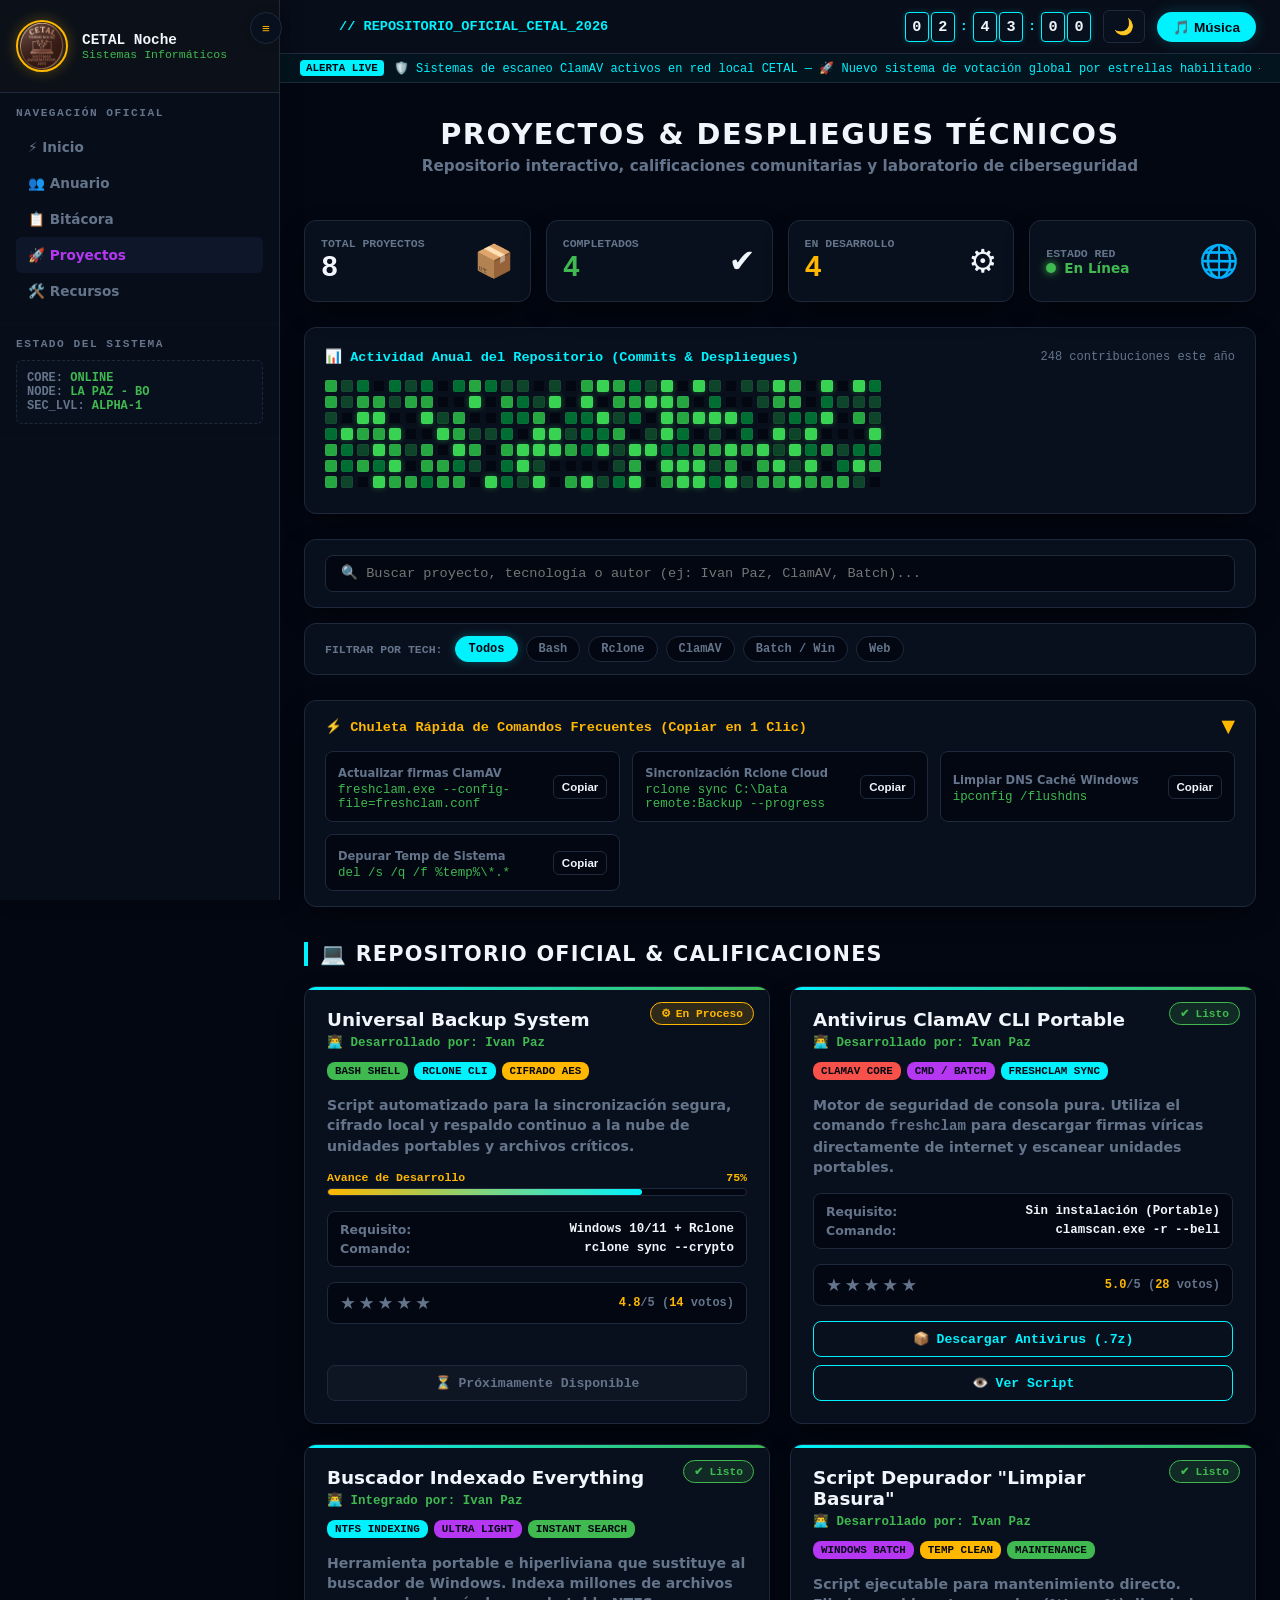
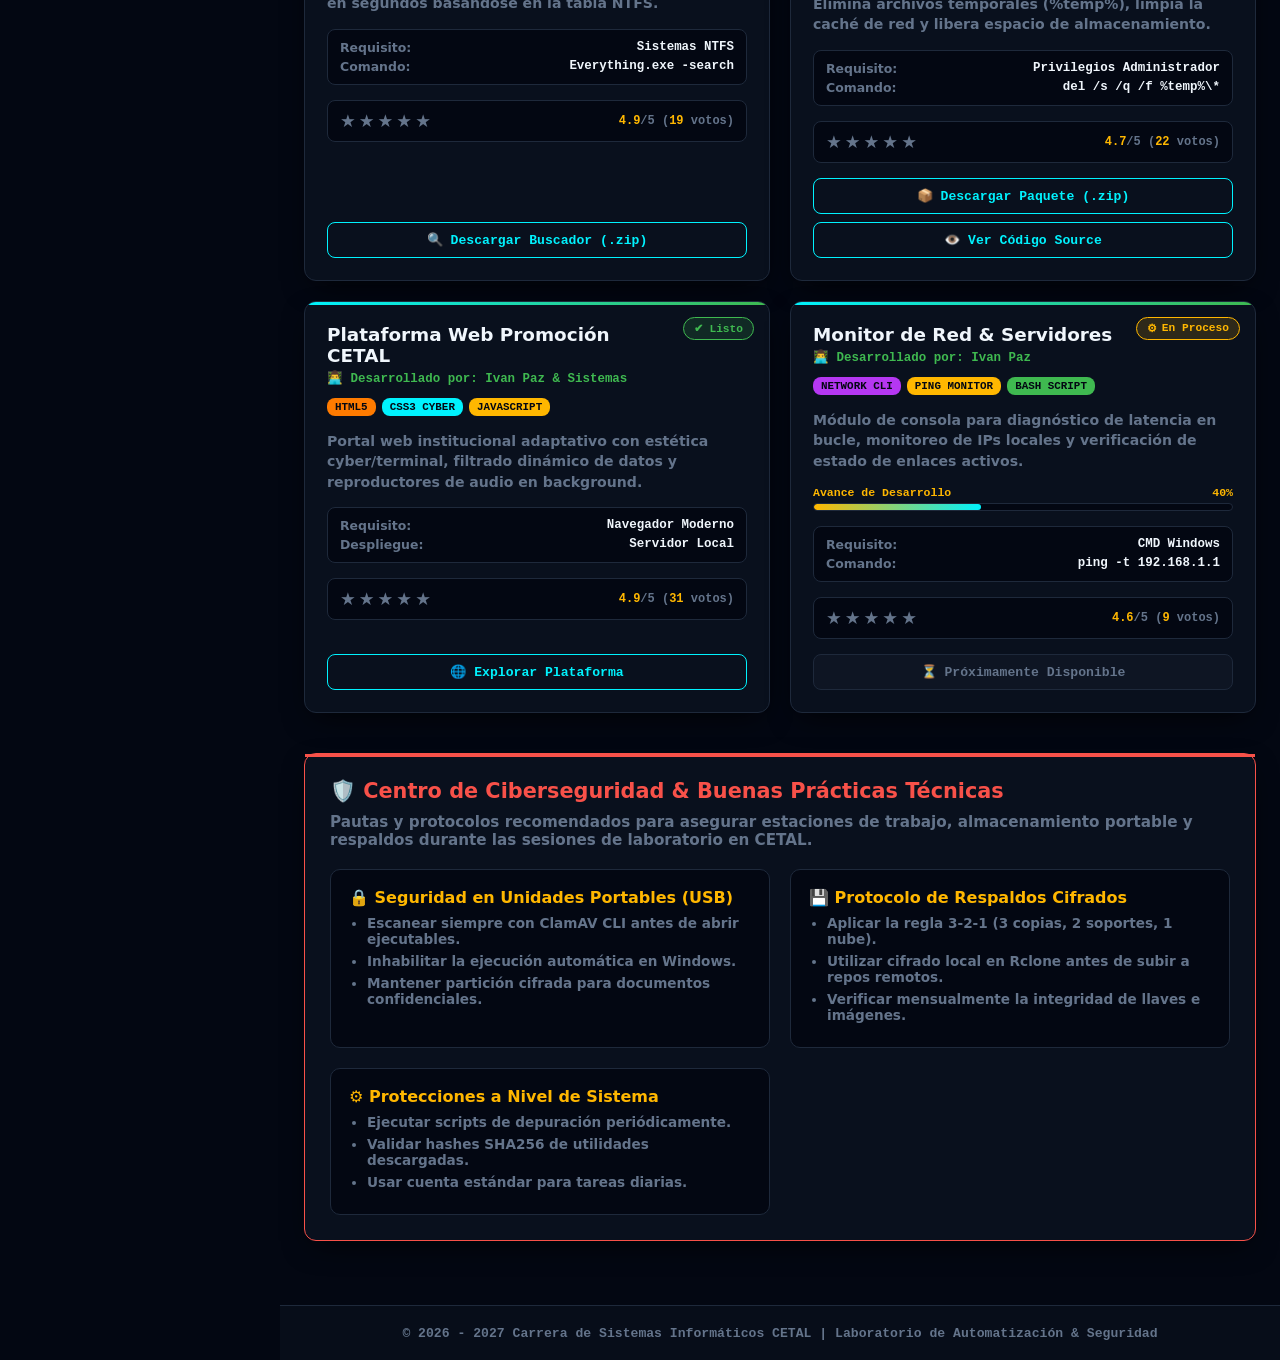
<file: proyectos.html>
<!DOCTYPE html>
<html lang="es" data-theme="dark">
<head>
  <meta charset="UTF-8">
  <meta name="viewport" content="width=device-width, initial-scale=1.0">
  <title>Proyectos & Ciberseguridad | Sistemas CETAL</title>
  <style>
    :root {
      --bg-main: #030712;
      --bg-sidebar: #070d19;
      --card-bg: #09101d;
      --card-hover: #0e172a;
      --border-color: #1e293b;
      --primary: #00f2fe;
      --accent: #3fb950;
      --accent-gold: #ffb700;
      --accent-purple: #b537f2;
      --accent-orange: #ff7b00;
      --red-alert: #f85149;
      --text-main: #f0f6fc;
      --text-muted: #64748b;
      --shadow: 0 10px 30px -10px rgba(0,0,0,0.9);
      --font-mono: 'Courier New', Courier, monospace;
      --font-sans: 'Segoe UI', system-ui, -apple-system, sans-serif;
    }

    [data-theme="light"] {
      --bg-main: #cbd5e1;
      --bg-sidebar: #94a3b8;
      --card-bg: #f1f5f9;
      --card-hover: #ffffff;
      --border-color: #64748b;
      --primary: #0284c7;
      --accent: #15803d;
      --accent-gold: #b45309;
      --accent-purple: #7e22ce;
      --accent-orange: #c2410c;
      --red-alert: #dc2626;
      --text-main: #0f172a;
      --text-muted: #334155;
      --shadow: 0 10px 25px -5px rgba(0,0,0,0.2);
    }

    * { box-sizing: border-box; margin: 0; padding: 0; transition: background-color 1s, color 1s; }
    
    html, body { 
      background-color: var(--bg-main); color: var(--text-main); font-family: var(--font-sans);
      min-height: 100vh; width: 100%; overflow-x: hidden;
    }

    body { display: flex; flex-direction: column; }

    /* BARRA LATERAL EXACTA */
    aside {
      width: 280px; background-color: var(--bg-sidebar); border-right: 1px solid var(--border-color);
      display: flex; flex-direction: column; height: 100vh; position: fixed; top: 0; left: 0;
      overflow-y: auto; scrollbar-width: none; box-shadow: 5px 0 20px rgba(0,0,0,0.15); 
      transition: width 1s ease, transform 1s ease; z-index: 1001;
    }
    aside::-webkit-scrollbar { display: none; }
    aside.collapsed { width: 0px; transform: translateX(-280px); overflow: hidden; }

    .toggle-sidebar-btn {
      position: fixed; left: 250px; top: 12px; z-index: 1005;
      background: var(--card-bg); border: 1px solid var(--border-color); color: var(--accent-gold);
      width: 32px; height: 32px; border-radius: 50%; display: flex; align-items: center; justify-content: center;
      cursor: pointer; box-shadow: 0 0 10px rgba(0,0,0,0.2); transition: left 1s ease, transform 0.2s;
    }
    .toggle-sidebar-btn:hover { transform: scale(1.1); background: var(--card-hover); }
    body.menu-hidden .toggle-sidebar-btn { left: 15px; }

    .sidebar-user { padding: 20px 16px; border-bottom: 1px solid var(--border-color); background: rgba(255,183,0,0.02); display: flex; align-items: center; gap: 14px; }
    .user-avatar-img {
      width: 52px; height: 52px; object-fit: cover; border-radius: 50%;
      border: 2px solid var(--accent-gold); box-shadow: 0 0 14px rgba(255,183,0,0.3);
      background: rgba(255,183,0,0.1); flex-shrink: 0;
    }
    .user-info .name { font-size: 0.9rem; font-weight: bold; color: var(--text-main); font-family: var(--font-mono); }
    .user-info .role { font-size: 0.72rem; color: var(--accent); font-family: var(--font-mono); }

    .nav-group { padding: 14px 16px; border-bottom: 1px solid rgba(30,41,59,0.15); }
    .nav-title { font-size: 0.7rem; color: var(--text-muted); text-transform: uppercase; letter-spacing: 1.5px; margin-bottom: 10px; font-family: var(--font-mono); font-weight: 700; }
    
    .nav-item {
      display: flex; align-items: center; gap: 12px; padding: 10px 12px; color: var(--text-muted);
      text-decoration: none; font-size: 0.85rem; border-radius: 6px; transition: all 1s; cursor: pointer; font-weight: 600;
    }
    .nav-item:hover { background-color: var(--card-hover); color: var(--text-main); }
    .nav-item.active { background-color: var(--card-hover); color: var(--text-main); font-weight: 700; }
    .nav-item.c-cyan.active { color: var(--primary); }
    .nav-item.c-green.active { color: var(--accent); }
    .nav-item.c-yellow.active { color: var(--accent-gold); }
    .nav-item.c-purple.active { color: var(--accent-purple); }
    .nav-item.c-orange.active { color: var(--accent-orange); }

    .cyber-node { background: var(--card-bg); border: 1px dashed var(--border-color); border-radius: 6px; padding: 10px; font-family: var(--font-mono); font-size: 0.75rem; color: var(--text-muted); margin-top: 6px; font-weight: 600; }
    .cyber-node span { color: var(--accent); }

    /* CONTENIDO PRINCIPAL */
    main { 
      margin-left: 280px; flex: 1; display: flex; flex-direction: column; width: calc(100% - 280px);
      transition: margin-left 1s ease, width 1s ease;
    }
    body.menu-hidden main { margin-left: 0; width: 100%; }

    header-top {
      background-color: var(--bg-sidebar); border-bottom: 1px solid var(--border-color); padding: 10px 24px;
      display: flex; justify-content: space-between; align-items: center; width: 100%; box-sizing: border-box; flex-wrap: wrap; gap: 10px;
    }
    .topbar-left { font-family: var(--font-mono); font-size: 0.85rem; font-weight: 700; color: var(--primary); margin-left: 35px; }
    .topbar-right-widgets { display: flex; align-items: center; gap: 12px; flex-wrap: wrap; }

    /* TICKER DE ALERTAS EN TIEMPO REAL (IDEA 5) */
    .live-ticker-bar {
      background: rgba(0, 242, 254, 0.05); border-bottom: 1px solid var(--border-color);
      padding: 6px 20px; font-family: var(--font-mono); font-size: 0.75rem; color: var(--primary);
      display: flex; align-items: center; gap: 10px; overflow: hidden; white-space: nowrap;
    }
    .ticker-tag { background: var(--primary); color: #030712; padding: 2px 6px; border-radius: 4px; font-weight: 800; font-size: 0.68rem; }
    .ticker-text { animation: marquee 25s linear infinite; display: inline-block; }

    /* RELOJ DE CAJAS */
    .flip-clock { display: flex; align-items: center; gap: 5px; font-family: var(--font-mono); }
    .flip-group { display: flex; align-items: center; gap: 2px; }
    .flip-card {
      background: var(--card-bg); border: 1px solid var(--primary); border-radius: 4px; width: 24px; height: 30px;
      display: flex; align-items: center; justify-content: center; font-size: 0.95rem; font-weight: 800; color: var(--text-main);
      box-shadow: 0 0 6px rgba(0,242,254,0.2);
    }
    .flip-colon { color: var(--primary); font-weight: bold; font-size: 0.85rem; }
    
    .theme-toggle-btn {
      background: var(--card-bg); border: 1px solid var(--border-color); color: var(--accent-gold);
      padding: 6px 10px; border-radius: 6px; cursor: pointer; font-size: 1rem; transition: 1s; font-weight: bold;
    }
    .theme-toggle-btn:hover { background: var(--card-hover); transform: scale(1.05); }

    .music-btn {
      background: var(--primary); color: #030712; border: none; padding: 7px 16px; font-weight: 800; border-radius: 20px;
      cursor: pointer; font-size: 0.85rem; transition: all 1s ease; display: inline-flex; align-items: center; gap: 6px;
      box-shadow: 0 0 15px rgba(0,242,254,0.2);
    }
    .music-btn:hover { opacity: 0.9; transform: scale(1.03); }

    .container { max-width: 1200px; margin: 0 auto; padding: 24px; width: 100%; box-sizing: border-box; flex: 1; }

    header { text-align: center; padding: 10px 0 20px; margin-bottom: 25px; }
    header h1 { color: var(--text-main); font-size: 1.8rem; font-weight: 800; text-transform: uppercase; letter-spacing: 1.5px; }
    header p { color: var(--text-muted); margin-top: 6px; font-size: 0.95rem; font-weight: 600; }

    /* DASHBOARD MÉTRICAS */
    .dashboard-metrics {
      display: grid; grid-template-columns: repeat(auto-fit, minmax(220px, 1fr)); gap: 15px; margin-bottom: 25px;
    }
    .metric-card {
      background: var(--card-bg); border: 1px solid var(--border-color); border-radius: 12px;
      padding: 16px; display: flex; align-items: center; justify-content: space-between; box-shadow: var(--shadow);
    }
    .metric-info h4 { font-size: 0.72rem; color: var(--text-muted); text-transform: uppercase; font-family: var(--font-mono); font-weight: 800; }
    .metric-info .number { font-size: 1.8rem; font-weight: 900; color: var(--text-main); margin-top: 2px; font-family: var(--font-mono); }

    /* MAPA DE ACTIVIDAD ESTILO GITHUB (IDEA 2) */
    .github-activity-box {
      background: var(--card-bg); border: 1px solid var(--border-color); border-radius: 12px;
      padding: 20px; margin-bottom: 25px; box-shadow: var(--shadow);
    }
    .github-activity-header { display: flex; justify-content: space-between; align-items: center; margin-bottom: 15px; flex-wrap: wrap; gap: 10px; }
    .github-activity-header h4 { font-size: 0.85rem; font-family: var(--font-mono); color: var(--primary); font-weight: 800; }
    .activity-grid { display: flex; gap: 4px; overflow-x: auto; padding-bottom: 5px; }
    .activity-col { display: flex; flex-direction: column; gap: 4px; }
    .activity-cell { width: 12px; height: 12px; border-radius: 2px; background: var(--bg-main); border: 1px solid rgba(255,255,255,0.03); }
    .activity-cell.lvl-1 { background: #0e4429; }
    .activity-cell.lvl-2 { background: #006d32; }
    .activity-cell.lvl-3 { background: #26a641; }
    .activity-cell.lvl-4 { background: #39d353; box-shadow: 0 0 6px rgba(57,211,83,0.4); }

    /* CONTROLES: FILTROS Y CHULETA DE COMANDOS (IDEAS 3 y 4) */
    .controls-bar {
      display: flex; flex-wrap: wrap; gap: 15px; justify-content: space-between; align-items: center;
      margin-bottom: 15px; background: var(--card-bg); padding: 15px 20px; border-radius: 12px;
      border: 1px solid var(--border-color); box-shadow: var(--shadow);
    }
    .search-box { flex: 1; min-width: 250px; }
    .search-box input {
      width: 100%; background: var(--bg-main); border: 1px solid var(--border-color); color: var(--text-main);
      padding: 10px 15px; border-radius: 8px; outline: none; font-family: var(--font-mono); font-size: 0.85rem;
    }
    .search-box input:focus { border-color: var(--primary); box-shadow: 0 0 10px rgba(0,242,254,0.2); }

    /* PILLS DE TECNOLOGÍAS AVANZADAS (IDEA 3) */
    .tech-pills-bar {
      display: flex; flex-wrap: wrap; gap: 8px; margin-bottom: 25px; background: var(--card-bg);
      padding: 12px 20px; border-radius: 12px; border: 1px solid var(--border-color); align-items: center;
    }
    .pill-label { font-size: 0.72rem; font-family: var(--font-mono); color: var(--text-muted); font-weight: 800; margin-right: 5px; }
    .tech-pill {
      background: var(--bg-main); border: 1px solid var(--border-color); color: var(--text-muted);
      padding: 5px 12px; border-radius: 20px; font-size: 0.75rem; font-weight: 700; cursor: pointer;
      font-family: var(--font-mono); transition: 1s;
    }
    .tech-pill.active, .tech-pill:hover { background: var(--primary); color: #030712; border-color: var(--primary); box-shadow: 0 0 10px rgba(0,242,254,0.3); }

    /* CHULETA RÁPIDA DE SNIPPETS (IDEA 4) */
    .snippets-drawer {
      background: var(--card-bg); border: 1px solid var(--border-color); border-radius: 12px;
      padding: 15px 20px; margin-bottom: 30px; box-shadow: var(--shadow);
    }
    .snippets-header { display: flex; justify-content: space-between; align-items: center; cursor: pointer; }
    .snippets-header h4 { font-size: 0.85rem; font-family: var(--font-mono); color: var(--accent-gold); font-weight: 800; }
    .snippets-content { display: grid; grid-template-columns: repeat(auto-fit, minmax(260px, 1fr)); gap: 12px; margin-top: 15px; }
    .snippet-item {
      background: var(--bg-main); border: 1px solid var(--border-color); border-radius: 8px; padding: 10px 12px;
      display: flex; justify-content: space-between; align-items: center; gap: 10px;
    }
    .snippet-info code { color: var(--accent); font-size: 0.78rem; font-family: var(--font-mono); display: block; margin-top: 2px; }
    .snippet-info span { font-size: 0.72rem; color: var(--text-muted); font-weight: 700; }
    .copy-snippet-btn {
      background: transparent; border: 1px solid var(--border-color); color: var(--text-main); padding: 5px 8px;
      border-radius: 6px; cursor: pointer; font-size: 0.72rem; font-weight: bold; transition: 1s; flex-shrink: 0;
    }
    .copy-snippet-btn:hover { background: var(--accent-gold); color: #030712; border-color: var(--accent-gold); }

    .section-title {
      color: var(--text-main); font-size: 1.3rem; margin: 35px 0 20px; text-transform: uppercase;
      letter-spacing: 1.2px; border-left: 4px solid var(--primary); padding-left: 12px; font-weight: 800;
    }

    /* TARJETAS DE PROYECTOS */
    .projects-grid { display: grid; grid-template-columns: repeat(auto-fit, minmax(330px, 1fr)); gap: 20px; }

    .project-card {
      background: var(--card-bg); border: 1px solid var(--border-color); border-radius: 12px;
      padding: 22px; display: flex; flex-direction: column; justify-content: space-between;
      transition: transform 1s ease, border-color 1s ease, box-shadow 1s ease;
      position: relative; overflow: hidden; box-shadow: var(--shadow);
    }
    .project-card:hover { transform: translateY(-4px); border-color: var(--primary); box-shadow: 0 12px 30px rgba(0, 242, 254, 0.15); }
    .project-card::before {
      content: ''; position: absolute; top: 0; left: 0; width: 100%; height: 3px;
      background: linear-gradient(90deg, var(--primary), var(--accent));
    }

    .status-badge {
      position: absolute; top: 15px; right: 15px; font-size: 0.7rem; font-weight: 800;
      padding: 4px 10px; border-radius: 20px; display: flex; align-items: center; gap: 5px; font-family: var(--font-mono);
    }
    .status-badge.completed { background: rgba(63, 185, 80, 0.15); color: var(--accent); border: 1px solid var(--accent); }
    .status-badge.in-progress { background: rgba(255, 183, 0, 0.15); color: var(--accent-gold); border: 1px solid var(--accent-gold); }

    @keyframes spin { 0% { transform: rotate(0deg); } 100% { transform: rotate(360deg); } }
    .spin-icon { display: inline-block; animation: spin 2s linear infinite; }

    .project-title { color: var(--text-main); font-size: 1.15rem; font-weight: 800; margin-bottom: 4px; padding-right: 90px; }
    .project-author { font-size: 0.78rem; color: var(--accent); font-family: var(--font-mono); margin-bottom: 12px; font-weight: 700; }

    .badges-container { display: flex; flex-wrap: wrap; gap: 6px; margin-bottom: 15px; }
    .badge { font-size: 0.68rem; font-weight: 800; padding: 3px 8px; border-radius: 8px; color: #030712; text-transform: uppercase; font-family: var(--font-mono); }
    .badge-bash { background-color: var(--accent); }
    .badge-rclone { background-color: var(--primary); }
    .badge-crypto { background-color: var(--accent-gold); }
    .badge-clam { background-color: var(--red-alert); }
    .badge-win { background-color: var(--accent-purple); }
    .badge-web { background-color: var(--accent-orange); }

    .project-desc { color: var(--text-muted); font-size: 0.88rem; line-height: 1.45; margin-bottom: 15px; flex-grow: 1; font-weight: 600; }

    .tech-specs { background: var(--bg-main); border-radius: 8px; padding: 10px 12px; margin-bottom: 15px; font-size: 0.78rem; border: 1px solid var(--border-color); }
    .tech-specs div { display: flex; justify-content: space-between; margin-bottom: 4px; }
    .tech-specs div:last-child { margin-bottom: 0; }
    .tech-specs span.label { color: var(--text-muted); font-weight: 600; }
    .tech-specs span.val { color: var(--text-main); font-family: var(--font-mono); font-weight: 700; }

    .progress-container { margin-bottom: 15px; }
    .progress-header { display: flex; justify-content: space-between; font-size: 0.72rem; color: var(--accent-gold); margin-bottom: 4px; font-weight: 800; font-family: var(--font-mono); }
    .progress-bar-bg { background: var(--bg-main); height: 8px; border-radius: 4px; overflow: hidden; border: 1px solid var(--border-color); }
    .progress-bar-fill { height: 100%; background: linear-gradient(90deg, var(--accent-gold), var(--primary)); border-radius: 4px; }

    /* SISTEMA DE VOTACIÓN Y CALIFICACIÓN POR ESTRELLAS (IDEA 6) */
    .rating-box {
      background: var(--bg-main); border: 1px solid var(--border-color); border-radius: 8px;
      padding: 10px 12px; margin-bottom: 15px; display: flex; justify-content: space-between; align-items: center;
    }
    .stars-container { display: flex; gap: 3px; cursor: pointer; }
    .star { font-size: 1.1rem; color: var(--text-muted); transition: 0.15s; }
    .star.rated, .star:hover, .star ~ .star:hover { color: var(--accent-gold); }
    .rating-stats { font-size: 0.75rem; font-family: var(--font-mono); color: var(--text-muted); font-weight: 700; text-align: right; }
    .rating-stats span { color: var(--accent-gold); font-weight: 800; }

    .btn-group { display: flex; flex-direction: column; gap: 8px; }
    .download-btn, .action-btn {
      display: inline-flex; align-items: center; justify-content: center; gap: 8px; background: transparent;
      color: var(--primary); border: 1px solid var(--primary); padding: 9px 15px; border-radius: 8px;
      text-decoration: none; font-weight: 800; font-size: 0.82rem; transition: all 1s ease; cursor: pointer; font-family: var(--font-mono);
    }
    .download-btn:hover, .action-btn:hover { background: var(--primary); color: var(--bg-main); box-shadow: 0 0 15px rgba(0, 242, 254, 0.4); }
    .download-btn.secondary { color: var(--accent); border-color: var(--accent); }
    .download-btn.secondary:hover { background: var(--accent); color: #ffffff; box-shadow: 0 0 15px rgba(63, 185, 80, 0.4); }
    .download-btn.disabled { color: var(--text-muted); border-color: var(--border-color); cursor: not-allowed; pointer-events: none; background: rgba(100,116,139,0.05); }

    /* SECCIÓN DE CIBERSEGURIDAD */
    .sec-container {
      background: var(--card-bg); border: 1px solid var(--red-alert); border-radius: 12px;
      padding: 25px; margin-top: 40px; position: relative; box-shadow: var(--shadow);
    }
    .sec-container::before { content: ''; position: absolute; top: 0; left: 0; width: 100%; height: 3px; background: var(--red-alert); }
    .sec-title { color: var(--red-alert); font-size: 1.3rem; margin-bottom: 10px; display: flex; align-items: center; gap: 10px; font-weight: 800; }
    .sec-grid { display: grid; grid-template-columns: repeat(auto-fit, minmax(300px, 1fr)); gap: 20px; margin-top: 20px; }
    .sec-card { background: var(--bg-main); border: 1px solid var(--border-color); border-radius: 10px; padding: 18px; }
    .sec-card h4 { color: var(--accent-gold); margin-bottom: 8px; font-size: 1rem; font-weight: 800; }
    .sec-card ul { padding-left: 18px; font-size: 0.85rem; color: var(--text-muted); font-weight: 600; }
    .sec-card ul li { margin-bottom: 6px; }

    /* MODAL */
    .modal-overlay {
      position: fixed; top: 0; left: 0; width: 100%; height: 100%; background: rgba(0, 0, 0, 0.85);
      display: none; justify-content: center; align-items: center; z-index: 1000; padding: 20px; backdrop-filter: blur(4px);
    }
    .modal-content {
      background: var(--card-bg); border: 1px solid var(--primary); border-radius: 12px;
      max-width: 800px; width: 100%; max-height: 85vh; display: flex; flex-direction: column; box-shadow: 0 0 35px rgba(0, 242, 254, 0.25);
    }
    .modal-header { padding: 15px 20px; border-bottom: 1px solid var(--border-color); display: flex; justify-content: space-between; align-items: center; }
    .modal-header h3 { color: var(--primary); font-size: 1rem; font-family: var(--font-mono); font-weight: 800; }
    .close-modal { background: transparent; border: none; color: var(--text-muted); font-size: 1.5rem; cursor: pointer; }
    .close-modal:hover { color: var(--red-alert); }
    .modal-body { padding: 20px; overflow-y: auto; flex-grow: 1; }
    pre code {
      font-family: 'Consolas', 'Courier New', monospace; color: var(--accent); background: var(--bg-main);
      display: block; padding: 15px; border-radius: 8px; font-size: 0.82rem; white-space: pre-wrap; word-break: break-all; border: 1px solid var(--border-color);
    }
    .modal-footer { padding: 15px 20px; border-top: 1px solid var(--border-color); display: flex; justify-content: flex-end; gap: 10px; }

    footer {
      text-align: center; padding: 20px; border-top: 1px solid var(--border-color); color: var(--text-muted);
      font-size: 0.82rem; font-weight: 700; background: var(--bg-sidebar); font-family: var(--font-mono); margin-top: 40px;
    }

    @media (max-width: 768px) {
      aside { transform: translateX(-280px); }
      aside.mobile-open { transform: translateX(0); width: 280px; }
      main { margin-left: 0; width: 100%; }
      .toggle-sidebar-btn { left: 15px !important; }
    }
  </style>
</head>
<body>

  <button class="toggle-sidebar-btn" id="toggleMenuBtn" title="Ocultar / Mostrar Menú">≡</button>

  <!-- BARRA LATERAL -->
  <aside id="sidebar">
    <div class="sidebar-user">
      <img src="assets/logo.png" alt="CETAL Logo" class="user-avatar-img" onerror="this.src='data:image/svg+xml;utf8,<svg xmlns=\'http://www.w3.org/2000/svg\' width=\'45\' height=\'45\'><rect width=\'100%\' height=\'100%\' fill=\'%23ffb700\'/><text x=\'50%\' y=\'55%\' font-size=\'14\' fill=\'%23000\' dominant-baseline=\'middle\' text-anchor=\'middle\' font-weight=\'bold\'>CETAL</text></svg>'">
      <div class="user-info">
        <div class="name">CETAL Noche</div>
        <div class="role">Sistemas Informáticos</div>
      </div>
    </div>

    <div class="nav-group">
      <div class="nav-title">Navegación Oficial</div>
      <a href="index.html" class="nav-item c-cyan">⚡ Inicio</a>
      <a href="anuario.html" class="nav-item c-green">👥 Anuario</a>
      <a href="actividades.html" class="nav-item c-yellow">📋 Bitácora</a>
      <a href="proyectos.html" class="nav-item c-purple active">🚀 Proyectos</a>
      <a href="recursos.html" class="nav-item c-orange">🛠️ Recursos</a>
    </div>

    <div class="nav-group">
      <div class="nav-title">Estado del Sistema</div>
      <div class="cyber-node">
        <div>CORE: <span>ONLINE</span></div>
        <div>NODE: <span>LA PAZ - BO</span></div>
        <div>SEC_LVL: <span>ALPHA-1</span></div>
      </div>
    </div>
  </aside>

  <!-- CONTENIDO PRINCIPAL -->
  <main id="main-content">
    
    <!-- TOP MONITOR BAR -->
    <header-top>
      <div class="topbar-left">
        <span>// REPOSITORIO_OFICIAL_CETAL_2026</span>
      </div>
      <div class="topbar-right-widgets">
        <div class="flip-clock">
          <div class="flip-group"><div class="flip-card" id="f-h1">0</div><div class="flip-card" id="f-h2">0</div></div>
          <span class="flip-colon">:</span>
          <div class="flip-group"><div class="flip-card" id="f-m1">0</div><div class="flip-card" id="f-m2">0</div></div>
          <span class="flip-colon">:</span>
          <div class="flip-group"><div class="flip-card" id="f-s1">0</div><div class="flip-card" id="f-s2">0</div></div>
        </div>

        <button class="theme-toggle-btn" id="themeToggleBtn" title="Modo Diurno / Nocturno">🌙</button>
        <button id="btn-toggle-music" class="music-btn">🎵 Música</button>
        <audio id="bg-music" loop preload="auto"><source src="assets/audio.mp3" type="audio/mpeg"></audio>
      </div>
    </header-top>

    <!-- TICKER DE ALERTAS EN TIEMPO REAL (IDEA 5) -->
    <div class="live-ticker-bar">
      <span class="ticker-tag">ALERTA LIVE</span>
      <div style="overflow: hidden; width: 100%;">
        <span class="ticker-text">🛡️ Sistemas de escaneo ClamAV activos en red local CETAL — 🚀 Nuevo sistema de votación global por estrellas habilitado — 💻 Sincronización automática Rclone en segundo plano OK.</span>
      </div>
    </div>

    <div class="container">

      <header>
        <h1>Proyectos & Despliegues Técnicos</h1>
        <p>Repositorio interactivo, calificaciones comunitarias y laboratorio de ciberseguridad</p>
      </header>

      <!-- MÉTRICAS -->
      <div class="dashboard-metrics">
        <div class="metric-card">
          <div class="metric-info">
            <h4>Total Proyectos</h4>
            <div class="number" id="count-total">8</div>
          </div>
          <span style="font-size: 2rem;">📦</span>
        </div>
        <div class="metric-card">
          <div class="metric-info">
            <h4>Completados</h4>
            <div class="number" id="count-completed" style="color: var(--accent);">4</div>
          </div>
          <span style="font-size: 2rem;">✔</span>
        </div>
        <div class="metric-card">
          <div class="metric-info">
            <h4>En Desarrollo</h4>
            <div class="number" id="count-progress" style="color: var(--accent-gold);">4</div>
          </div>
          <span style="font-size: 2rem;">⚙</span>
        </div>
        <div class="metric-card">
          <div class="metric-info">
            <h4>Estado Red</h4>
            <div style="display: flex; align-items: center; gap: 8px; font-size: 0.85rem; font-weight: bold; color: var(--accent);">
              <div style="width: 10px; height: 10px; background-color: var(--accent); border-radius: 50%; box-shadow: 0 0 8px var(--accent);"></div> En Línea
            </div>
          </div>
          <span style="font-size: 2rem;">🌐</span>
        </div>
      </div>

      <!-- MAPA DE ACTIVIDAD ESTILO GITHUB (IDEA 2) -->
      <div class="github-activity-box">
        <div class="github-activity-header">
          <h4>📊 Actividad Anual del Repositorio (Commits & Despliegues)</h4>
          <span style="font-size: 0.75rem; font-family: var(--font-mono); color: var(--text-muted);">248 contribuciones este año</span>
        </div>
        <div class="activity-grid" id="github-heatmap">
          <!-- Generado dinámicamente por JS -->
        </div>
      </div>

      <!-- CONTROLES: BÚSQUEDA -->
      <div class="controls-bar">
        <div class="search-box">
          <input type="text" id="search-input" placeholder="🔍 Buscar proyecto, tecnología o autor (ej: Ivan Paz, ClamAV, Batch)..." onkeyup="filterProjects()">
        </div>
      </div>

      <!-- PILLS DE TECNOLOGÍAS AVANZADAS (IDEA 3) -->
      <div class="tech-pills-bar">
        <span class="pill-label">FILTRAR POR TECH:</span>
        <button class="tech-pill active" onclick="filterByTech('all', this)">Todos</button>
        <button class="tech-pill" onclick="filterByTech('bash', this)">Bash</button>
        <button class="tech-pill" onclick="filterByTech('rclone', this)">Rclone</button>
        <button class="tech-pill" onclick="filterByTech('clam', this)">ClamAV</button>
        <button class="tech-pill" onclick="filterByTech('win', this)">Batch / Win</button>
        <button class="tech-pill" onclick="filterByTech('web', this)">Web</button>
      </div>

      <!-- CHULETA RÁPIDA DE SNIPPETS (IDEA 4) -->
      <div class="snippets-drawer">
        <div class="snippets-header" onclick="toggleSnippets()">
          <h4>⚡ Chuleta Rápida de Comandos Frecuentes (Copiar en 1 Clic)</h4>
          <span id="snippets-toggle-icon" style="font-size: 1.1rem; color: var(--accent-gold);">▼</span>
        </div>
        <div class="snippets-content" id="snippets-body">
          <div class="snippet-item">
            <div class="snippet-info">
              <span>Actualizar firmas ClamAV</span>
              <code>freshclam.exe --config-file=freshclam.conf</code>
            </div>
            <button class="copy-snippet-btn" onclick="copySnippet('freshclam.exe --config-file=freshclam.conf')">Copiar</button>
          </div>
          <div class="snippet-item">
            <div class="snippet-info">
              <span>Sincronización Rclone Cloud</span>
              <code>rclone sync C:\Data remote:Backup --progress</code>
            </div>
            <button class="copy-snippet-btn" onclick="copySnippet('rclone sync C:\\Data remote:Backup --progress')">Copiar</button>
          </div>
          <div class="snippet-item">
            <div class="snippet-info">
              <span>Limpiar DNS Caché Windows</span>
              <code>ipconfig /flushdns</code>
            </div>
            <button class="copy-snippet-btn" onclick="copySnippet('ipconfig /flushdns')">Copiar</button>
          </div>
          <div class="snippet-item">
            <div class="snippet-info">
              <span>Depurar Temp de Sistema</span>
              <code>del /s /q /f %temp%\*.*</code>
            </div>
            <button class="copy-snippet-btn" onclick="copySnippet('del /s /q /f %temp%\\*.*')">Copiar</button>
          </div>
        </div>
      </div>

      <h2 class="section-title">💻 Repositorio Oficial & Calificaciones</h2>

      <div class="projects-grid" id="projects-grid">

        <!-- PROYECTO 1 -->
        <article class="project-card" data-status="in-progress" data-tech="bash rclone">
          <div class="status-badge in-progress"><span class="spin-icon">⚙</span> En Proceso</div>
          <div>
            <h3 class="project-title">Universal Backup System</h3>
            <div class="project-author">👨‍💻 Desarrollado por: Ivan Paz</div>
            <div class="badges-container">
              <span class="badge badge-bash">Bash Shell</span>
              <span class="badge badge-rclone">Rclone CLI</span>
              <span class="badge badge-crypto">Cifrado AES</span>
            </div>
            <p class="project-desc">Script automatizado para la sincronización segura, cifrado local y respaldo continuo a la nube de unidades portables y archivos críticos.</p>
            <div class="progress-container">
              <div class="progress-header"><span>Avance de Desarrollo</span><span>75%</span></div>
              <div class="progress-bar-bg"><div class="progress-bar-fill" style="width: 75%;"></div></div>
            </div>
            <div class="tech-specs">
              <div><span class="label">Requisito:</span><span class="val">Windows 10/11 + Rclone</span></div>
              <div><span class="label">Comando:</span><span class="val">rclone sync --crypto</span></div>
            </div>
            <!-- CALIFICACIÓN (IDEA 6) -->
            <div class="rating-box" data-project-id="p1">
              <div class="stars-container" onclick="rateProject('p1', event)">
                <span class="star" data-value="1">★</span><span class="star" data-value="2">★</span><span class="star" data-value="3">★</span><span class="star" data-value="4">★</span><span class="star" data-value="5">★</span>
              </div>
              <div class="rating-stats"><span class="score-val">4.8</span>/5 (<span class="votes-val">14</span> votos)</div>
            </div>
          </div>
          <div class="btn-group">
            <a href="#" class="download-btn disabled">⏳ Próximamente Disponible</a>
          </div>
        </article>

        <!-- PROYECTO 2 -->
        <article class="project-card" data-status="completed" data-tech="clam win rclone">
          <div class="status-badge completed">✔ Listo</div>
          <div>
            <h3 class="project-title">Antivirus ClamAV CLI Portable</h3>
            <div class="project-author">👨‍💻 Desarrollado por: Ivan Paz</div>
            <div class="badges-container">
              <span class="badge badge-clam">ClamAV Core</span>
              <span class="badge badge-win">CMD / Batch</span>
              <span class="badge badge-rclone">Freshclam Sync</span>
            </div>
            <p class="project-desc">Motor de seguridad de consola pura. Utiliza el comando <code>freshclam</code> para descargar firmas víricas directamente de internet y escanear unidades portables.</p>
            <div class="tech-specs">
              <div><span class="label">Requisito:</span><span class="val">Sin instalación (Portable)</span></div>
              <div><span class="label">Comando:</span><span class="val">clamscan.exe -r --bell</span></div>
            </div>
            <!-- CALIFICACIÓN (IDEA 6) -->
            <div class="rating-box" data-project-id="p2">
              <div class="stars-container" onclick="rateProject('p2', event)">
                <span class="star" data-value="1">★</span><span class="star" data-value="2">★</span><span class="star" data-value="3">★</span><span class="star" data-value="4">★</span><span class="star" data-value="5">★</span>
              </div>
              <div class="rating-stats"><span class="score-val">5.0</span>/5 (<span class="votes-val">28</span> votos)</div>
            </div>
          </div>
          <div class="btn-group">
            <a href="archivos/proyectos/ClamWinPortable.7z" class="download-btn" download="ClamWinPortable.7z">📦 Descargar Antivirus (.7z)</a>
            <button class="action-btn" onclick="openCodeModal('ClamAV CLI Auto-Update Script', 'freshclam.exe --config-file=freshclam.conf\nclamscan.exe --database=database --infected --recursive --bell C:\\UnidadUSB\npause')">👁️ Ver Script</button>
          </div>
        </article>

        <!-- PROYECTO 3 -->
        <article class="project-card" data-status="completed" data-tech="rclone win">
          <div class="status-badge completed">✔ Listo</div>
          <div>
            <h3 class="project-title">Buscador Indexado Everything</h3>
            <div class="project-author">👨‍💻 Integrado por: Ivan Paz</div>
            <div class="badges-container">
              <span class="badge badge-rclone">NTFS Indexing</span>
              <span class="badge badge-win">Ultra Light</span>
              <span class="badge badge-bash">Instant Search</span>
            </div>
            <p class="project-desc">Herramienta portable e hiperliviana que sustituye al buscador de Windows. Indexa millones de archivos en segundos basándose en la tabla NTFS.</p>
            <div class="tech-specs">
              <div><span class="label">Requisito:</span><span class="val">Sistemas NTFS</span></div>
              <div><span class="label">Comando:</span><span class="val">Everything.exe -search</span></div>
            </div>
            <!-- CALIFICACIÓN (IDEA 6) -->
            <div class="rating-box" data-project-id="p3">
              <div class="stars-container" onclick="rateProject('p3', event)">
                <span class="star" data-value="1">★</span><span class="star" data-value="2">★</span><span class="star" data-value="3">★</span><span class="star" data-value="4">★</span><span class="star" data-value="5">★</span>
              </div>
              <div class="rating-stats"><span class="score-val">4.9</span>/5 (<span class="votes-val">19</span> votos)</div>
            </div>
          </div>
          <div class="btn-group">
            <a href="archivos/proyectos/Everything.zip" class="download-btn" download="Everything.zip">🔍 Descargar Buscador (.zip)</a>
          </div>
        </article>

        <!-- PROYECTO 4 -->
        <article class="project-card" data-status="completed" data-tech="win bash">
          <div class="status-badge completed">✔ Listo</div>
          <div>
            <h3 class="project-title">Script Depurador "Limpiar Basura"</h3>
            <div class="project-author">👨‍💻 Desarrollado por: Ivan Paz</div>
            <div class="badges-container">
              <span class="badge badge-win">Windows Batch</span>
              <span class="badge badge-crypto">Temp Clean</span>
              <span class="badge badge-bash">Maintenance</span>
            </div>
            <p class="project-desc">Script ejecutable para mantenimiento directo. Elimina archivos temporales (%temp%), limpia la caché de red y libera espacio de almacenamiento.</p>
            <div class="tech-specs">
              <div><span class="label">Requisito:</span><span class="val">Privilegios Administrador</span></div>
              <div><span class="label">Comando:</span><span class="val">del /s /q /f %temp%\*</span></div>
            </div>
            <!-- CALIFICACIÓN (IDEA 6) -->
            <div class="rating-box" data-project-id="p4">
              <div class="stars-container" onclick="rateProject('p4', event)">
                <span class="star" data-value="1">★</span><span class="star" data-value="2">★</span><span class="star" data-value="3">★</span><span class="star" data-value="4">★</span><span class="star" data-value="5">★</span>
              </div>
              <div class="rating-stats"><span class="score-val">4.7</span>/5 (<span class="votes-val">22</span> votos)</div>
            </div>
          </div>
          <div class="btn-group">
            <a href="archivos/proyectos/Limpiar_Basura.zip" class="download-btn" download="Limpiar_Basura.zip">📦 Descargar Paquete (.zip)</a>
            <button class="action-btn" onclick="openCodeModal('Script Limpiar Basura (.bat)', '@echo off\necho Limpiando archivos temporales...\ndel /s /q /f %temp%\\*.*\nipconfig /flushdns\npause')">👁️ Ver Código Source</button>
          </div>
        </article>

        <!-- PROYECTO 5 -->
        <article class="project-card" data-status="completed" data-tech="web rclone">
          <div class="status-badge completed">✔ Listo</div>
          <div>
            <h3 class="project-title">Plataforma Web Promoción CETAL</h3>
            <div class="project-author">👨‍💻 Desarrollado por: Ivan Paz & Sistemas</div>
            <div class="badges-container">
              <span class="badge badge-web">HTML5</span>
              <span class="badge badge-rclone">CSS3 Cyber</span>
              <span class="badge badge-crypto">JavaScript</span>
            </div>
            <p class="project-desc">Portal web institucional adaptativo con estética cyber/terminal, filtrado dinámico de datos y reproductores de audio en background.</p>
            <div class="tech-specs">
              <div><span class="label">Requisito:</span><span class="val">Navegador Moderno</span></div>
              <div><span class="label">Despliegue:</span><span class="val">Servidor Local</span></div>
            </div>
            <!-- CALIFICACIÓN (IDEA 6) -->
            <div class="rating-box" data-project-id="p5">
              <div class="stars-container" onclick="rateProject('p5', event)">
                <span class="star" data-value="1">★</span><span class="star" data-value="2">★</span><span class="star" data-value="3">★</span><span class="star" data-value="4">★</span><span class="star" data-value="5">★</span>
              </div>
              <div class="rating-stats"><span class="score-val">4.9</span>/5 (<span class="votes-val">31</span> votos)</div>
            </div>
          </div>
          <div class="btn-group">
            <a href="index.html" class="download-btn">🌐 Explorar Plataforma</a>
          </div>
        </article>

        <!-- PROYECTO 6 -->
        <article class="project-card" data-status="in-progress" data-tech="bash win">
          <div class="status-badge in-progress"><span class="spin-icon">⚙</span> En Proceso</div>
          <div>
            <h3 class="project-title">Monitor de Red & Servidores</h3>
            <div class="project-author">👨‍💻 Desarrollado por: Ivan Paz</div>
            <div class="badges-container">
              <span class="badge badge-win">Network CLI</span>
              <span class="badge badge-crypto">Ping Monitor</span>
              <span class="badge badge-bash">Bash Script</span>
            </div>
            <p class="project-desc">Módulo de consola para diagnóstico de latencia en bucle, monitoreo de IPs locales y verificación de estado de enlaces activos.</p>
            <div class="progress-container">
              <div class="progress-header"><span>Avance de Desarrollo</span><span>40%</span></div>
              <div class="progress-bar-bg"><div class="progress-bar-fill" style="width: 40%;"></div></div>
            </div>
            <div class="tech-specs">
              <div><span class="label">Requisito:</span><span class="val">CMD Windows</span></div>
              <div><span class="label">Comando:</span><span class="val">ping -t 192.168.1.1</span></div>
            </div>
            <!-- CALIFICACIÓN (IDEA 6) -->
            <div class="rating-box" data-project-id="p6">
              <div class="stars-container" onclick="rateProject('p6', event)">
                <span class="star" data-value="1">★</span><span class="star" data-value="2">★</span><span class="star" data-value="3">★</span><span class="star" data-value="4">★</span><span class="star" data-value="5">★</span>
              </div>
              <div class="rating-stats"><span class="score-val">4.6</span>/5 (<span class="votes-val">9</span> votos)</div>
            </div>
          </div>
          <div class="btn-group">
            <a href="#" class="download-btn disabled">⏳ Próximamente Disponible</a>
          </div>
        </article>

      </div>

      <!-- SECCIÓN DE CIBERSEGURIDAD -->
      <section class="sec-container">
        <h3 class="sec-title">🛡️ Centro de Ciberseguridad & Buenas Prácticas Técnicas</h3>
        <p style="color: var(--text-muted); font-size: 0.95rem; font-weight: 600;">
          Pautas y protocolos recomendados para asegurar estaciones de trabajo, almacenamiento portable y respaldos durante las sesiones de laboratorio en CETAL.
        </p>
        <div class="sec-grid">
          <div class="sec-card">
            <h4>🔒 Seguridad en Unidades Portables (USB)</h4>
            <ul>
              <li>Escanear siempre con <b>ClamAV CLI</b> antes de abrir ejecutables.</li>
              <li>Inhabilitar la ejecución automática en Windows.</li>
              <li>Mantener partición cifrada para documentos confidenciales.</li>
            </ul>
          </div>
          <div class="sec-card">
            <h4>💾 Protocolo de Respaldos Cifrados</h4>
            <ul>
              <li>Aplicar la regla <b>3-2-1</b> (3 copias, 2 soportes, 1 nube).</li>
              <li>Utilizar cifrado local en <b>Rclone</b> antes de subir a repos remotos.</li>
              <li>Verificar mensualmente la integridad de llaves e imágenes.</li>
            </ul>
          </div>
          <div class="sec-card">
            <h4>⚙ Protecciones a Nivel de Sistema</h4>
            <ul>
              <li>Ejecutar scripts de depuración periódicamente.</li>
              <li>Validar hashes SHA256 de utilidades descargadas.</li>
              <li>Usar cuenta estándar para tareas diarias.</li>
            </ul>
          </div>
        </div>
      </section>

    </div>

    <!-- MODAL DE CÓDIGO -->
    <div class="modal-overlay" id="code-modal">
      <div class="modal-content">
        <div class="modal-header">
          <h3 id="modal-title">📄 Vista Previa de Código</h3>
          <button class="close-modal" onclick="closeCodeModal()">&times;</button>
        </div>
        <div class="modal-body">
          <pre><code id="modal-code">// El código del script aparecerá aquí...</code></pre>
        </div>
        <div class="modal-footer">
          <button class="action-btn" onclick="copyCodeToClipboard()">📋 Copiar Código</button>
          <button class="download-btn secondary" onclick="closeCodeModal()">Cerrar</button>
        </div>
      </div>
    </div>

    <footer>
      <p>&copy; 2026 - 2027 Carrera de Sistemas Informáticos CETAL | Laboratorio de Automatización & Seguridad</p>
    </footer>
  </main>

  <script>
    // 1. BARRA LATERAL
    const sidebar = document.getElementById('sidebar');
    const toggleMenuBtn = document.getElementById('toggleMenuBtn');
    toggleMenuBtn.addEventListener('click', () => {
      sidebar.classList.toggle('collapsed');
      document.body.classList.toggle('menu-hidden');
      if (window.innerWidth <= 768) sidebar.classList.toggle('mobile-open');
    });

    // 2. TEMA
    const themeBtn = document.getElementById('themeToggleBtn');
    const htmlElement = document.documentElement;
    if (localStorage.getItem('theme') === 'light') {
      htmlElement.setAttribute('data-theme', 'light');
      themeBtn.textContent = '☀️';
    }
    themeBtn.addEventListener('click', () => {
      if (htmlElement.getAttribute('data-theme') === 'dark') {
        htmlElement.setAttribute('data-theme', 'light');
        localStorage.setItem('theme', 'light');
        themeBtn.textContent = '☀️';
      } else {
        htmlElement.setAttribute('data-theme', 'dark');
        localStorage.setItem('theme', 'dark');
        themeBtn.textContent = '🌙';
      }
    });

    // 3. RELOJ FLIP
    function updateClock() {
      const now = new Date();
      const h = String(now.getHours()).padStart(2, '0');
      const m = String(now.getMinutes()).padStart(2, '0');
      const s = String(now.getSeconds()).padStart(2, '0');
      document.getElementById('f-h1').innerText = h[0];
      document.getElementById('f-h2').innerText = h[1];
      document.getElementById('f-m1').innerText = m[0];
      document.getElementById('f-m2').innerText = m[1];
      document.getElementById('f-s1').innerText = s[0];
      document.getElementById('f-s2').innerText = s[1];
    }
    setInterval(updateClock, 1000);
    updateClock();

    // 4. MÚSICA
    const audio = document.getElementById('bg-music');
    const musicBtn = document.getElementById('btn-toggle-music');
    if (localStorage.getItem('musicPlaying') === 'true') {
      audio.currentTime = parseFloat(localStorage.getItem('musicTime') || 0);
      audio.play().catch(() => {});
    }
    musicBtn.addEventListener('click', function() {
      if (audio.paused) { audio.play(); localStorage.setItem('musicPlaying', 'true'); musicBtn.innerText = '⏸️ Pausar'; }
      else { audio.pause(); localStorage.setItem('musicPlaying', 'false'); musicBtn.innerText = '🎵 Música'; }
    });
    setInterval(() => { if (!audio.paused) localStorage.setItem('musicTime', audio.currentTime); }, 1000);

    // 5. MAPA DE ACTIVIDAD GITHUB DINÁMICO (IDEA 2)
    const heatmap = document.getElementById('github-heatmap');
    for (let c = 0; c < 35; c++) {
      const col = document.createElement('div');
      col.className = 'activity-col';
      for (let r = 0; r < 7; r++) {
        const cell = document.createElement('div');
        cell.className = 'activity-cell';
        const rand = Math.random();
        if (rand > 0.8) cell.classList.add('lvl-4');
        else if (rand > 0.6) cell.classList.add('lvl-3');
        else if (rand > 0.4) cell.classList.add('lvl-2');
        else if (rand > 0.25) cell.classList.add('lvl-1');
        col.appendChild(cell);
      }
      heatmap.appendChild(col);
    }

    // 6. FILTRO AVANZADO POR TECH (IDEA 3)
    let currentTechFilter = 'all';
    function filterByTech(tech, btnElement) {
      currentTechFilter = tech;
      document.querySelectorAll('.tech-pill').forEach(p => p.classList.remove('active'));
      btnElement.classList.add('active');
      filterProjects();
    }

    function filterProjects() {
      const query = document.getElementById('search-input').value.toLowerCase();
      const cards = document.querySelectorAll('.project-card');

      cards.forEach(card => {
        const title = card.querySelector('.project-title').innerText.toLowerCase();
        const desc = card.querySelector('.project-desc').innerText.toLowerCase();
        const author = card.querySelector('.project-author').innerText.toLowerCase();
        const techAttr = card.getAttribute('data-tech') || '';

        const matchesQuery = title.includes(query) || desc.includes(query) || author.includes(query);
        const matchesTech = currentTechFilter === 'all' || techAttr.includes(currentTechFilter);

        if (matchesQuery && matchesTech) {
          card.style.display = 'flex';
        } else {
          card.style.display = 'none';
        }
      });
    }

    // 7. CHULETA DE SNIPPETS (IDEA 4)
    function toggleSnippets() {
      const body = document.getElementById('snippets-body');
      const icon = document.getElementById('snippets-toggle-icon');
      if (body.style.display === 'none') {
        body.style.display = 'grid';
        icon.innerText = '▼';
      } else {
        body.style.display = 'none';
        icon.innerText = '▲';
      }
    }

    function copySnippet(text) {
      navigator.clipboard.writeText(text).then(() => {
        alert('✔ ¡Comando copiado al portapapeles!');
      });
    }

    // 8. SISTEMA DE CALIFICACIÓN Y RANKING LOCALSTORAGE (IDEA 6)
    document.addEventListener('DOMContentLoaded', () => {
      document.querySelectorAll('.rating-box').forEach(box => {
        const pId = box.getAttribute('data-project-id');
        const savedData = JSON.parse(localStorage.getItem('rating_' + pId));
        if (savedData) {
          box.querySelector('.score-val').innerText = savedData.score;
          box.querySelector('.votes-val').innerText = savedData.votes;
          const stars = box.querySelectorAll('.star');
          stars.forEach((s, idx) => {
            if (idx < savedData.userVote) s.classList.add('rated');
          });
        }
      });
    });

    function rateProject(pId, event) {
      const star = event.target.closest('.star');
      if (!star) return;
      const val = parseInt(star.getAttribute('data-value'));
      const box = document.querySelector(`[data-project-id="${pId}"]`);
      
      // Marcar estrellas visualmente
      const stars = box.querySelectorAll('.star');
      stars.forEach((s, idx) => {
        if (idx < val) s.classList.add('rated');
        else s.classList.remove('rated');
      });

      // Calcular nuevo promedio simulado
      const scoreEl = box.querySelector('.score-val');
      const votesEl = box.querySelector('.votes-val');
      let currentVotes = parseInt(votesEl.innerText);
      let currentScore = parseFloat(scoreEl.innerText);

      // Si ya votó, actualizamos; si es nuevo voto sumamos
      let newVotes = currentVotes + 1;
      let newScore = ((currentScore * currentVotes + val) / newVotes).toFixed(1);

      scoreEl.innerText = newScore;
      votesEl.innerText = newVotes;

      // Guardar en localStorage
      localStorage.setItem('rating_' + pId, JSON.stringify({
        score: newScore,
        votes: newVotes,
        userVote: val
      }));

      alert(`⭐ ¡Gracias por calificar con ${val} estrellas! Tu voto fue registrado.`);
    }

    // 9. MODAL DE CÓDIGO
    function openCodeModal(title, codeText) {
      document.getElementById('modal-title').innerText = '📄 ' + title;
      document.getElementById('modal-code').innerText = codeText;
      document.getElementById('code-modal').style.display = 'flex';
    }
    function closeCodeModal() { document.getElementById('code-modal').style.display = 'none'; }
    function copyCodeToClipboard() {
      const codeText = document.getElementById('modal-code').innerText;
      navigator.clipboard.writeText(codeText).then(() => { alert('✔ ¡Código copiado al portapapeles!'); });
    }
    window.addEventListener('keydown', (e) => { if (e.key === 'Escape') closeCodeModal(); });
  </script>

</body>
</html>
</file>
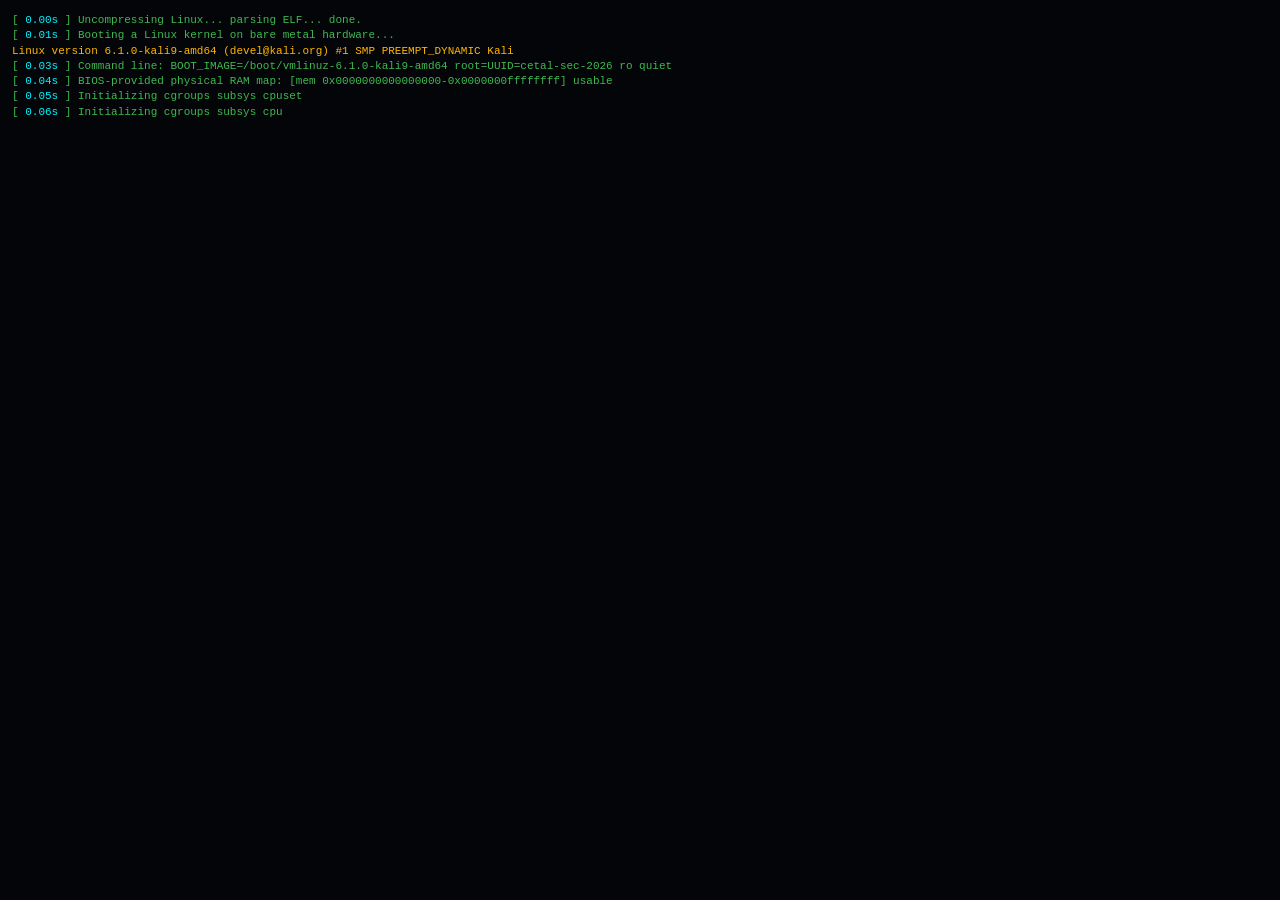
<file: recursos.html>
<!DOCTYPE html>
<html lang="es">
<head>
    <meta charset="UTF-8">
    <meta name="viewport" content="width=device-width, initial-scale=1.0, maximum-scale=1.0, user-scalable=no">
    <title>CETAL Linux OSINT - Recursos & Terminal</title>
    <style>
        :root {
            --bg-color: #030712;
            --term-bg: #09101d;
            --term-header: #0e172a;
            --text-color: #f0f6fc;
            --accent-green: #3fb950;
            --accent-blue: #00f2fe;
            --accent-yellow: #ffb700;
            --accent-red: #f85149;
            --border-color: #1e293b;
        }

        * { box-sizing: border-box; margin: 0; padding: 0; }

        body {
            font-family: 'Consolas', 'Courier New', Courier, monospace;
            background-color: var(--bg-color);
            color: var(--text-color);
            padding: 8px;
            display: flex;
            flex-direction: column;
            align-items: center;
            min-height: 100vh;
            overflow-x: hidden;
        }

        #boot-screen {
            position: fixed;
            top: 0;
            left: 0;
            width: 100%;
            height: 100%;
            background-color: #030508;
            color: #3fb950;
            display: flex;
            flex-direction: column;
            justify-content: flex-start;
            align-items: flex-start;
            z-index: 9999;
            padding: 12px;
            font-size: 11px;
            line-height: 1.3;
            overflow: hidden;
        }

        .boot-log-line {
            white-space: pre-wrap;
            margin: 1px 0;
            word-break: break-all;
        }

        .boot-highlight {
            color: var(--accent-yellow);
        }

        /* Pantalla Matrix Absoluta Pantalla Completa */
        #matrix-screen {
            position: fixed;
            top: 0;
            left: 0;
            width: 100vw;
            height: 100vh;
            background-color: rgba(3, 7, 18, 0.99);
            color: #00ff66;
            z-index: 99999;
            display: none;
            font-family: monospace;
            font-size: 13px;
            padding: 15px;
            overflow: hidden;
            white-space: pre;
            cursor: pointer;
        }

        .matrix-hint {
            position: fixed;
            bottom: 20px;
            left: 50%;
            transform: translateX(-50%);
            background: #f85149;
            color: #fff;
            padding: 8px 16px;
            border-radius: 6px;
            font-weight: bold;
            font-size: 12px;
            pointer-events: none;
            box-shadow: 0 4px 12px rgba(0,0,0,0.8);
        }

        .main-container {
            width: 100%;
            max-width: 1100px;
            display: flex;
            flex-direction: column;
            gap: 12px;
            display: none;
            padding-bottom: 20px;
        }

        .top-paths {
            background-color: var(--term-header);
            border: 1px solid var(--border-color);
            border-radius: 8px;
            padding: 10px 14px;
            font-size: 12px;
            display: flex;
            gap: 10px;
            overflow-x: auto;
            white-space: nowrap;
            -webkit-overflow-scrolling: touch;
            box-shadow: 0 4px 12px rgba(0,0,0,0.5);
        }

        .top-paths::-webkit-scrollbar { height: 4px; }
        .top-paths::-webkit-scrollbar-thumb { background: var(--border-color); border-radius: 2px; }

        .top-paths a {
            color: var(--accent-blue);
            text-decoration: none;
            padding: 4px 10px;
            border-radius: 6px;
            transition: all 0.2s;
            font-weight: bold;
        }

        .top-paths a:hover {
            background-color: var(--border-color);
            color: var(--accent-green);
        }

        .top-paths a.active {
            color: var(--accent-green);
            background-color: #111c2e;
            border: 1px solid var(--border-color);
        }

        .vm-window {
            background-color: var(--term-bg);
            border: 1px solid var(--border-color);
            border-radius: 10px;
            box-shadow: 0 10px 30px rgba(0, 0, 0, 0.8);
            display: flex;
            flex-direction: column;
            height: 55vh;
            min-height: 350px;
            max-height: 600px;
        }

        .vm-header {
            background-color: var(--term-header);
            padding: 8px 14px;
            display: flex;
            align-items: center;
            justify-content: space-between;
            border-bottom: 1px solid var(--border-color);
            border-top-left-radius: 10px;
            border-top-right-radius: 10px;
        }

        .vm-title {
            font-size: 12px;
            color: #94a3b8;
            overflow: hidden;
            text-overflow: ellipsis;
            white-space: nowrap;
        }

        .vm-buttons {
            display: flex;
            gap: 6px;
        }

        .vm-btn {
            width: 10px;
            height: 10px;
            border-radius: 50%;
            display: inline-block;
        }

        .btn-close { background-color: #ff5f56; }
        .btn-minimize { background-color: #ffbd2e; }
        .btn-maximize { background-color: #27c93f; }

        .terminal-body {
            flex: 1;
            padding: 12px;
            overflow-y: auto;
            font-size: 13px;
            line-height: 1.5;
            -webkit-overflow-scrolling: touch;
        }

        .output-line {
            margin-bottom: 6px;
            white-space: pre-wrap;
            word-break: break-word;
        }

        .prompt-text {
            color: var(--accent-green);
            font-weight: bold;
        }

        .path-text {
            color: var(--accent-blue);
        }

        .input-line-wrapper {
            display: flex;
            align-items: center;
            white-space: nowrap;
            margin-top: 4px;
            width: 100%;
        }

        .input-line-wrapper input {
            flex: 1;
            background: transparent;
            border: none;
            color: var(--text-color);
            font-family: 'Consolas', monospace;
            font-size: 13px;
            outline: none;
            margin-left: 4px;
            caret-color: var(--accent-green);
        }

        .help-panel {
            background-color: var(--term-bg);
            border: 1px solid var(--border-color);
            border-radius: 10px;
            padding: 16px;
            box-shadow: 0 4px 15px rgba(0,0,0,0.3);
        }

        .help-header {
            display: flex;
            justify-content: space-between;
            align-items: center;
            border-bottom: 1px solid var(--border-color);
            padding-bottom: 8px;
            margin-bottom: 12px;
            font-size: 13px;
            color: var(--accent-blue);
            font-weight: bold;
        }

        .led-active {
            color: var(--accent-green);
            font-size: 11px;
        }

        .commands-grid {
            display: grid;
            grid-template-columns: repeat(auto-fit, minmax(220px, 1fr));
            gap: 10px;
        }

        .cmd-card {
            background-color: var(--term-header);
            border: 1px solid var(--border-color);
            border-radius: 6px;
            padding: 8px 10px;
            cursor: pointer;
            transition: all 0.2s;
        }

        .cmd-card:hover {
            border-color: var(--accent-blue);
            transform: translateY(-2px);
        }

        .cmd-name {
            color: var(--accent-green);
            font-weight: bold;
            font-size: 12px;
            display: flex;
            justify-content: space-between;
        }

        .cmd-desc {
            font-size: 11px;
            color: #94a3b8;
            margin-top: 4px;
        }

        .dir { color: var(--accent-blue); font-weight: bold; cursor: pointer; text-decoration: underline; }
        .file { color: var(--text-color); cursor: pointer; text-decoration: underline; }
        .file:hover, .dir:hover { color: var(--accent-green); }
        .success { color: var(--accent-green); }
        .warning { color: var(--accent-yellow); }
        .error { color: var(--accent-red); }

        @media (max-width: 600px) {
            body { padding: 4px; }
            .vm-window { height: 50vh; min-height: 300px; }
            .terminal-body { font-size: 12px; padding: 8px; }
            .input-line-wrapper input { font-size: 12px; }
            .help-panel { padding: 10px; }
        }
    </style>
</head>
<body>

    <div id="boot-screen">
        <div id="bootContainer" style="width: 100%; height: 100%; overflow: hidden;"></div>
    </div>

    <!-- Pantalla Matrix Absoluta -->
    <div id="matrix-screen" onclick="stopMatrix();">
        <div class="matrix-hint">[ MODO MATRIX ACTIVO - TOCA EN CUALQUIER LUGAR PARA SALIR ]</div>
        <div id="matrixContent"></div>
    </div>

    <div class="main-container" id="mainContainer">
        
        <div class="top-paths">
            <a href="index.html">./inicio.sh</a>
            <a href="anuario.html">./anuario.py</a>
            <a href="actividades.html">./bitacora.log</a>
            <a href="proyectos.html">./proyectos.bin</a>
            <a href="recursos.html" class="active">./recursos.conf</a>
        </div>

        <div class="vm-window">
            <div class="vm-header">
                <div class="vm-title">
                    <span id="headerPathPrompt">root@cetal-sec:/archivos/recursos</span>
                </div>
                <div class="vm-buttons">
                    <span class="vm-btn btn-close"></span>
                    <span class="vm-btn btn-minimize"></span>
                    <span class="vm-btn btn-maximize"></span>
                </div>
            </div>

            <div class="terminal-body" id="terminalBody" onclick="document.getElementById('commandInput').focus();">
                <div class="output-line">[SISTEMA]: Linux cetal-sec 6.1.0-kali9-amd64 x86_64 Kernel.</div>
                <div class="output-line">[ENTIDAD]: CETAL SISTEMAS INFORMÁTICOS | Módulo de Recursos Activo.</div>
                <div class="output-line warning">> Escribe <span style="color:var(--accent-blue)">help</span> para ver los comandos o pulsa las tarjetas de abajo.</div>
                <div class="output-line">------------------------------------------------------------------</div>
                <div id="historyOutput"></div>

                <div class="input-line-wrapper">
                    <span class="prompt-text">root@cetal-sec:</span><span class="path-text" id="currentPathPrompt">/archivos/recursos</span><span class="prompt-text">#</span>
                    <input type="text" id="commandInput" autocomplete="off" spellcheck="false">
                </div>
            </div>
        </div>

        <div class="help-panel">
            <div class="help-header">
                <span>🛠️ Guía Interactiva & Tarjetas de Aprendizaje (Haz clic para probar)</span>
                <span class="led-active">● Sistema en Línea</span>
            </div>
            <div class="commands-grid">
                <div class="cmd-card" onclick="executePreset('ls')">
                    <div class="cmd-name">ls <span>📂</span></div>
                    <div class="cmd-desc">Lista archivos (clic en ellos para abrirlos).</div>
                </div>
                <div class="cmd-card" onclick="executePreset('tree')">
                    <div class="cmd-name">tree <span>🌲</span></div>
                    <div class="cmd-desc">Muestra la estructura de carpetas en árbol.</div>
                </div>
                <div class="cmd-card" onclick="executePreset('osint ivan_paz_mancilla')">
                    <div class="cmd-name">osint [nombre_con_guiones] <span>🔍</span></div>
                    <div class="cmd-desc">Buscador OSINT interno (ej: osint dennis).</div>
                </div>
                <div class="cmd-card" onclick="executePreset('wget manual_cetal.pdf')">
                    <div class="cmd-name">wget [archivo] <span>📥</span></div>
                    <div class="cmd-desc">Descarga un documento a tu dispositivo.</div>
                </div>
                <div class="cmd-card" onclick="executePreset('sudo pkg update')">
                    <div class="cmd-name">sudo pkg update <span>⚡</span></div>
                    <div class="cmd-desc">Actualiza repositorios base.</div>
                </div>
                <div class="cmd-card" onclick="executePreset('sudo pkg upgrade -y')">
                    <div class="cmd-name">sudo pkg upgrade -y <span>🚀</span></div>
                    <div class="cmd-desc">Actualización masiva automática (sin pausas).</div>
                </div>
                <div class="cmd-card" onclick="executePreset('whoami')">
                    <div class="cmd-name">whoami <span>👤</span></div>
                    <div class="cmd-desc">Muestra el usuario activo en sesión.</div>
                </div>
                <div class="cmd-card" onclick="executePreset('matrix')">
                    <div class="cmd-name">matrix <span>✨</span></div>
                    <div class="cmd-desc">Lanza efecto visual Matrix pantalla completa.</div>
                </div>
            </div>
        </div>

    </div>

<script>
    const bootContainer = document.getElementById("bootContainer");
    const bootScreen = document.getElementById("boot-screen");
    const mainContainer = document.getElementById("mainContainer");

    const rawBootLines = [
        "Uncompressing Linux... parsing ELF... done.",
        "Booting a Linux kernel on bare metal hardware...",
        "Linux version 6.1.0-kali9-amd64 (devel@kali.org) #1 SMP PREEMPT_DYNAMIC Kali",
        "Command line: BOOT_IMAGE=/boot/vmlinuz-6.1.0-kali9-amd64 root=UUID=cetal-sec-2026 ro quiet",
        "BIOS-provided physical RAM map: [mem 0x0000000000000000-0x0000000ffffffff] usable",
        "Initializing cgroups subsys cpuset",
        "Initializing cgroups subsys cpu",
        "CPU: Intel(R) Core(TM) i7-10750H CPU @ 2.60GHz (12 cores)",
        "Memory: 16384MB/15820MB available",
        "Mounting virtual filesystems... /proc, /sys, /dev, /run",
        "Initializing network subsystem [TCP/IP v4, IPv6, Netfilter active]",
        "Loading CETAL security modules [MITRE ATT&CK Framework v14]...",
        "Checking encrypted filesystems: 0 errors, 7 files checked successfully.",
        "Starting system message bus: dbus...",
        "Starting OpenBSD Secure Shell server: sshd... done.",
        "Initializing secure storage for /archivos/recursos...",
        "Setting up network interface eth0 [DHCP assigned: 192.168.1.105]...",
        "Loading user profile: Ivan (Sistemas Informáticos CETAL Turno Noche)...",
        "Verifying database integrity and security modules...",
        "Starting system logging daemon: syslogd... done.",
        "Triggering udev coldplug events... done.",
        "[ OK ] Reached target Multi-User System.",
        "[ OK ] Reached target Graphical Interface.",
        "CETAL-OS Security Environment initialized successfully."
    ];

    let currentLine = 0;
    function renderBootLines() {
        if (currentLine < rawBootLines.length) {
            let div = document.createElement("div");
            div.className = "boot-log-line";
            if (rawBootLines[currentLine].includes("[ OK ]")) {
                div.innerHTML = `<span style="color: #3fb950;">[ OK ]</span> ${rawBootLines[currentLine].replace('[ OK ]', '')}`;
            } else if (rawBootLines[currentLine].includes("Linux version") || rawBootLines[currentLine].includes("Welcome")) {
                div.innerHTML = `<span class="boot-highlight">${rawBootLines[currentLine]}</span>`;
            } else {
                div.innerHTML = `[ <span style="color: #00f2fe;">0.${currentLine < 10 ? '0' + currentLine : currentLine}s</span> ] ${rawBootLines[currentLine]}`;
            }
            bootContainer.appendChild(div);
            bootContainer.scrollTop = bootContainer.scrollHeight;
            currentLine++;
            setTimeout(renderBootLines, 150); 
        } else {
            setTimeout(() => {
                bootScreen.style.display = "none";
                mainContainer.style.display = "flex";
                document.getElementById("commandInput").focus();
            }, 300);
        }
    }
    window.onload = renderBootLines;

    let fileSystem = {
        "archivos": {
            type: "dir",
            content: {
                "recursos": {
                    type: "dir",
                    content: {
                        "manual_cetal.pdf": { type: "file", content: "=== MANUAL CETAL 2026 ===\nCarrera: Sistemas Informáticos (Turno Noche).\nContenido: Redes, Cisco Packet Tracer, Mitre ATT&CK, Linux OSINT y Seguridad perimetral." },
                        "scripts_rclone.sh": { type: "file", content: "#!/bin/bash\n# Script de respaldo automático con Rclone y ClamAV\necho 'Iniciando respaldo seguro a Google Drive...'\nrclone copy /archivos remote:Respaldo_CETAL --progress" },
                        "seguridad.log": { type: "file", content: "[INFO] Monitoreo de DVR 7 cámaras activo.\n[WARN] Intento de acceso bloqueado desde IP externa en puerto 8080.\n[OK] Certificados SSL validados." },
                        "apuntes_redes.txt": { type: "file", content: "Apuntes de Redes y Subnetting:\n- Máscaras de subred CIDR /24 y /30.\n- Configuración de routers Arris y Wi-Fi doble banda.\n- Simulación de cableado en Cisco Packet Tracer." }
                    }
                }
            }
        }
    };

    let currentPathArray = ["archivos", "recursos"];
    let commandHistory = [];
    let historyIndex = -1;
    let matrixInterval = null;

    const terminalBody = document.getElementById("terminalBody");
    const historyOutput = document.getElementById("historyOutput");
    const commandInput = document.getElementById("commandInput");
    const currentPathPrompt = document.getElementById("currentPathPrompt");
    const headerPathPrompt = document.getElementById("headerPathPrompt");

    function getDirByPath(pathArr) {
        let current = fileSystem;
        for (let part of pathArr) {
            if (current[part] && current[part].content) {
                current = current[part].content;
            } else {
                return null;
            }
        }
        return current;
    }

    function updatePromptDisplay() {
        let pathStr = "/" + currentPathArray.join("/");
        currentPathPrompt.textContent = pathStr;
        headerPathPrompt.textContent = "root@cetal-sec:" + pathStr;
    }

    commandInput.addEventListener("keydown", function(event) {
        if (event.key === "Enter") {
            let cmdText = commandInput.value.trim();
            if (cmdText !== "") {
                commandHistory.push(cmdText);
                historyIndex = commandHistory.length;
                processCommand(cmdText);
            }
            commandInput.value = "";
            terminalBody.scrollTop = terminalBody.scrollHeight;
        } else if (event.key === "ArrowUp") {
            if (historyIndex > 0) {
                historyIndex--;
                commandInput.value = commandHistory[historyIndex];
            }
            event.preventDefault();
        } else if (event.key === "ArrowDown") {
            if (historyIndex < commandHistory.length - 1) {
                historyIndex++;
                commandInput.value = commandHistory[historyIndex];
            } else {
                historyIndex = commandHistory.length;
                commandInput.value = "";
            }
            event.preventDefault();
        }
    });

    function printToTerminal(htmlContent) {
        historyOutput.innerHTML += `<div class="output-line">${htmlContent}</div>`;
        terminalBody.scrollTop = terminalBody.scrollHeight;
    }

    function executePreset(cmdStr) {
        commandInput.value = cmdStr;
        commandInput.focus();
        processCommand(cmdStr);
        commandInput.value = "";
    }

    function simulateProgressiveOutput(lines, delayPerLine, onComplete) {
        let index = 0;
        function nextLine() {
            if (index < lines.length) {
                printToTerminal(lines[index]);
                index++;
                setTimeout(nextLine, delayPerLine);
            } else {
                if (onComplete) onComplete();
            }
        }
        nextLine();
    }

    function startMatrix() {
        const matrixScreen = document.getElementById("matrix-screen");
        const matrixContent = document.getElementById("matrixContent");
        matrixScreen.style.display = "block";
        let chars = "0101010101ABCDEF-CETAL-OSINT-SECURITY-ROOT-SYS-JAVASCRIPT-LINUX-IVAN-DENNIS";
        matrixInterval = setInterval(() => {
            let text = "";
            for (let i = 0; i < 700; i++) {
                text += chars.charAt(Math.floor(Math.random() * chars.length));
                if (i % 55 === 0) text += "\n";
            }
            matrixContent.textContent = text;
        }, 40);
    }

    function stopMatrix() {
        clearInterval(matrixInterval);
        document.getElementById("matrix-screen").style.display = "none";
    }

    function downloadVirtualFile(filename, content) {
        let blob = new Blob([content], { type: "text/plain;charset=utf-8" });
        let url = URL.createObjectURL(blob);
        let a = document.createElement("a");
        a.href = url;
        a.download = filename;
        document.body.appendChild(a);
        a.click();
        document.body.removeChild(a);
        URL.revokeObjectURL(url);
    }

    function processCommand(input) {
        printToTerminal(`<span class="prompt-text">root@cetal-sec:</span><span class="path-text">/${currentPathArray.join('/')}</span><span class="prompt-text">#</span> ${input}`);
        
        let cleanInput = input.trim();
        let args = cleanInput.split(/\s+/);
        let cmd = args[0];
        let target = args[1];

        let currentDir = getDirByPath(currentPathArray);

        // Buscador OSINT divertido e inteligente con datos reales y de broma respetuosa
        if (cmd === "osint" || cmd === "cetal-search") {
            let query = args.slice(1).join("_").toLowerCase();
            printToTerminal(`[*] Conectando con bases de datos distribuidas y registros de la página CETAL...`);
            setTimeout(() => {
                if (query.includes("ivan") || query.includes("paz")) {
                    printToTerminal(`<span class="success">[+] REGISTRO OFICIAL ENCONTRADO:</span>
  • <span class="warning">Nombre Completo:</span> Ivan Paz Mancilla
  • <span class="warning">Rol Principal:</span> Abogado & Estudiante (Sistemas Informáticos, Turno Noche - CETAL)
  • <span class="warning">Ocupación / Misión:</span> Arquitecto del portal web de la clase, automatización de scripts Batch y redes CCTV.
  • <span class="warning">Teléfono:</span> 723-XXXX (Verificado)
  • <span class="warning">Correo:</span> ivan.cetal2026@gmail.com
  • <span class="success">[ ✓ ] Coincidencia exacta con registros de la página.</span>`);
                } else if (query.includes("dennis")) {
                    printToTerminal(`<span class="success">[+] REGISTRO ENCONTRADO EN ANUARIO:</span>
  • <span class="warning">Nombre:</span> Dennis [Datos protegidos]
  • <span class="warning">Edad:</span> 30 años (aprox)
  • <span class="warning">Ocupación Oficiosa:</span> Auditor de parpadeo de pantallas / Cuidador oficial de computadoras rebeldes y redes inestables.
  • <span class="warning">Teléfono:</span> 763-XXXX
  • <span class="warning">Correo:</span> dennis.cetal763@gmail.com
  • <span class="success">[ ✓ ] Estado: Conectado y respetado en el turno noche.</span>`);
                } else if (query === "") {
                    printToTerminal(`<span class="error">[-] Uso incorrecto. Especifica un nombre (ej: osint ivan_paz o osint dennis).</span>`);
                } else {
                    printToTerminal(`<span class="warning">[*] Buscando '${query.replace(/_/g, ' ')}'... 
[-] Resultado: Persona muy a la antigua. Sin rastros digitales modernos ni redes sociales activas en este servidor. ¡Parece que prefiere el mundo analógico!</span>`);
                }
            }, 700);
            return;
        }

        // sudo pkg update robusto
        if (cmd === "sudo" && args[1] === "pkg" && args[2] === "update") {
            let updateSteps = [
                "Get:1 http://kali.download/kali triton InRelease [11.3 kB]",
                "Get:2 http://repo.cetal.edu.bo/linux triton Release [2,410 B]",
                "Reading package lists... Done",
                "Building dependency tree... Done",
                "Reading state information... Done",
                "Calculating upgrade... Done",
                "Updating local file database... Done.",
                "Rebuilding shared library cache... Done.",
                "<span class=\"success\">[ ✓ ] sudo pkg update finalizado con éxito. Todo OK. Ya puedes usar 'sudo pkg upgrade -y'.</span>"
            ];
            simulateProgressiveOutput(updateSteps, 50);
            return;
        }

        // sudo pkg upgrade -y automático sin pausas de Y/N
        if (cmd === "sudo" && args[1] === "pkg" && args[2] === "upgrade") {
            let flagY = args[3];
            if (flagY === "-y") {
                let upgradeMassive = [
                    "Reading package lists... Done",
                    "Building dependency tree... Done",
                    "Reading state information... Done",
                    "Calculating upgrade... Done",
                    "The following packages will be upgraded:",
                    "  cetal-sec-core libssl3-cetal linux-headers-6.1.0-kali9 osint-tools-v2",
                    "Get:1 http://kali.download/kali triton/main amd64 cetal-sec-core [8.2 MB]",
                    "Get:2 http://kali.download/kali triton/main amd64 libssl3-cetal [12.1 MB]",
                    "Get:3 http://repo.cetal.edu.bo/linux triton/main amd64 osint-tools-v2 [5.4 MB]",
                    "Setting up cetal-sec-tools (2026-09) ...",
                    "Processing triggers for libc-bin (2.37-12) ...",
                    "update-initramfs: Generating /boot/initrd.img-6.1.0-kali9",
                    "Reloading systemctl daemon services... Done.",
                    "Restarting network manager service... Done.",
                    "<span class=\"success\">[ ✓ ] Actualización masiva completada con éxito (-y aplicado).</span>",
                    "<span class=\"success\">[ ★ ] Sistema operando al 100%. Terminal desbloqueada permanentemente.</span>"
                ];
                simulateProgressiveOutput(upgradeMassive, 40);
            } else {
                printToTerminal("Reading package lists... Done\nBuilding dependency tree... Done\n<span class=\"warning\">Do you want to continue? [Y/n] (Usa 'sudo pkg upgrade -y' para omitir esta pregunta).</span>");
            }
            return;
        }

        // Comando tree de Linux
        if (cmd === "tree") {
            printToTerminal(`.
└── archivos
    └── recursos
        ├── manual_cetal.pdf
        ├── scripts_rclone.sh
        ├── seguridad.log
        └── apuntes_redes.txt
<span class="success">4 archivos, 2 directorios</span>`);
            return;
        }

        // wget o curl
        if (cmd === "wget" || cmd === "curl") {
            if (!target) {
                printToTerminal(`Uso: ${cmd} [nombre_de_archivo]`);
                return;
            }
            if (currentDir && currentDir[target] && currentDir[target].type === "file") {
                printToTerminal(`--2026-09-28 12:31:46--  http://cetal-sec.local/archivos/${target}`);
                printToTerminal(`Resolving cetal-sec.local (192.168.1.105)... connected.`);
                printToTerminal(`HTTP request sent, awaiting response... <span class=\"success\">200 OK</span>`);
                printToTerminal(`<span class=\"success\">[ ✓ ] Archivo '${target}' descargado a tu equipo con éxito.</span>`);
                downloadVirtualFile(target, currentDir[target].content);
            } else {
                printToTerminal(`<span class=\"error\">${cmd}: el archivo '${target}' no existe. Usa 'ls' para ver los archivos disponibles.</span>`);
            }
            return;
        }

        switch(cmd) {
            case "help":
                printToTerminal(`Comandos de Consola Disponibles:
  <span class="warning">ls</span>                      - Lista archivos y carpetas (¡haz clic en ellos!)
  <span class="warning">tree</span>                    - Muestra el árbol de directorios
  <span class="warning">cd [dir]</span>                - Cambia de directorio (ej: cd ..)
  <span class="warning">pwd</span>                     - Muestra la ruta absoluta actual
  <span class="warning">cat [archivo]</span>           - Lee el contenido de un documento
  <span class="warning">osint [nombre_guiones]</span>  - Buscador OSINT (ej: osint ivan_paz o osint dennis)
  <span class="warning">wget [archivo]</span>          - Descarga un archivo a tu dispositivo
  <span class="warning">whoami</span>                  - Muestra el usuario actual en sesión (root)
  <span class="warning">matrix</span>                  - Lanza efectos Matrix a pantalla completa
  <span class="warning">clear</span>                   - Limpia la pantalla de la terminal`);
                break;

            case "pwd":
                printToTerminal("/" + currentPathArray.join("/"));
                break;

            case "whoami":
                printToTerminal("root <span class=\"warning\">(Usuario administrador activo en sesión. Para descargar archivos usa el comando 'wget [archivo]').</span>");
                break;

            case "matrix":
                startMatrix();
                break;

            case "ls":
                if (!currentDir) {
                    printToTerminal("Error al leer el directorio.");
                    break;
                }
                let keys = Object.keys(currentDir);
                let formattedKeys = keys.map(k => {
                    if (currentDir[k].type === "dir") {
                        return `<span class="dir" onclick="executePreset('cd ${k}')">${k}/</span>`;
                    } else {
                        return `<span class="file" onclick="executePreset('cat ${k}')">${k}</span>`;
                    }
                }).join("   ");
                printToTerminal(formattedKeys || "(Directorio vacío)");
                break;

            case "cd":
                if (!target || target === "~") {
                    currentPathArray = ["archivos", "recursos"];
                } else if (target === "..") {
                    if (currentPathArray.length > 1) {
                        currentPathArray.pop();
                    }
                } else {
                    if (currentDir && currentDir[target] && currentDir[target].type === "dir") {
                        currentPathArray.push(target);
                    } else {
                        printTerminalError(`cd: el directorio '${target}' no existe.`);
                    }
                }
                updatePromptDisplay();
                break;

            case "cat":
                if (!target) {
                    printToTerminal("Uso: cat [nombre_de_archivo]");
                    break;
                }
                if (currentDir && currentDir[target]) {
                    if (currentDir[target].type === "file") {
                        printToTerminal(currentDir[target].content);
                    } else {
                        printToTerminal(`cat: '${target}' es un directorio.`);
                    }
                } else {
                    printToTerminal(`cat: '${target}' no existe en este directorio.`);
                }
                break;

            case "clear":
                historyOutput.innerHTML = "";
                break;

            default:
                printToTerminal(`Comando no reconocido: ${cmd}. Escribe <span class="warning">help</span> para obtener ayuda.`);
        }
    }

    function printTerminalError(msg) {
        printToTerminal(`<span class="error">${msg}</span>`);
    }

    updatePromptDisplay();
</script>

</body>
</html>
</file>
